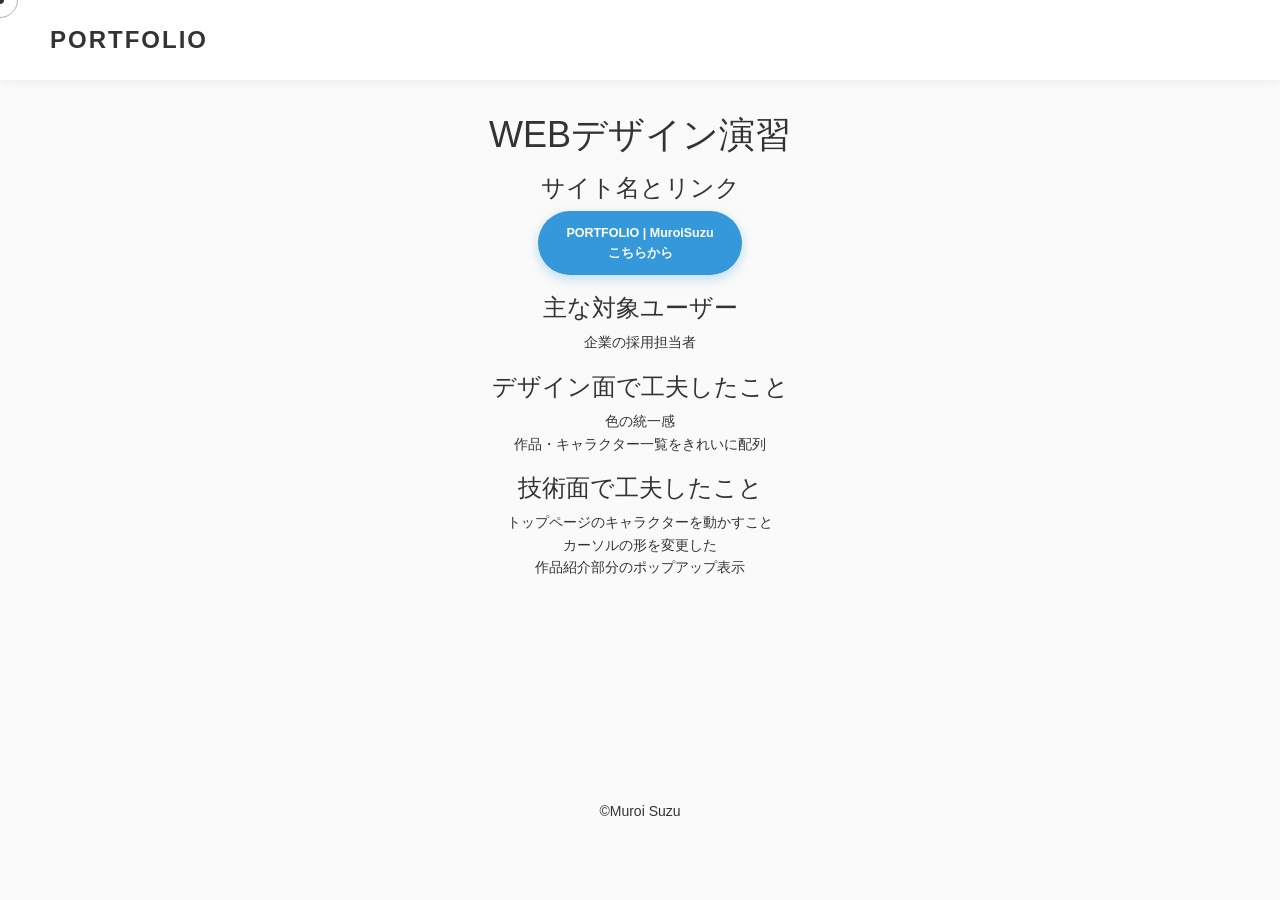
<file: index.html>
<!DOCTYPE html>
<html lang="ja">
<head>
<meta charset="UTF-8">
<meta name="viewport" content="width=device-width, initial-scale=1.0">
<title>PORTFOLIO | Muroi Suzu</title>
<link href="css/style.css" rel="stylesheet" type="text/css">
<link href="css/bootstrap-3.4.1.css" rel="stylesheet" type="text/css">
<link rel="icon" type="image/png" href="./img/kao.png">
</head>
<body>

<!-- 共通ヘッダー -->
<header> 
  <a href="suzzy.html" class="logo">PORTFOLIO</a>
  
</header>

<main>
    <h1 >WEBデザイン演習</h1>
    <h3>サイト名とリンク</h3>
    <a href="suzzy.html" class="link">PORTFOLIO | MuroiSuzu<br>こちらから</a>
    <h3>主な対象ユーザー</h3>
    <p>企業の採用担当者</p>
    <h3>デザイン面で工夫したこと</h3>
    <ul>
        <li>色の統一感</li>
        <li>作品・キャラクター一覧をきれいに配列</li>
       </ul>
    <h3>技術面で工夫したこと</h3>
    <ul>
    <li>トップページのキャラクターを動かすこと</li>
    <li>カーソルの形を変更した</li>
    <li>作品紹介部分のポップアップ表示</li>
    </ul>    
</main>
  <style>
    @charset "utf-8";

/* =========================================
       基本設定・リセット
    ========================================= */
* {
  box-sizing: border-box;
  margin: 0;
  padding: 0;
}
body {
  font-family: 'Helvetica Neue', Arial, 'Hiragino Kaku Gothic ProN', 'Hiragino Sans', Meiryo, sans-serif;
  color: #333;
  background-color: #fafafa;
  line-height: 1.6;
  /* 固定ヘッダーの高さ分、上部に余白を設ける */
  padding-top: 80px;
}
a {
  text-decoration: none;
  color: inherit;
  cursor: pointer;
}
ul {
  list-style: none;
}
main{
      text-align: center;
    }
    /* =========================================
       固定ナビゲーション (ヘッダー)
    ========================================= */
header {
  position: fixed;
  top: 0;
  left: 0;
  width: 100%;
  height: 80px;
  background-color: #fff;
  display: flex;
  justify-content: space-between;
  align-items: center;
  padding: 0 50px;
  box-shadow: 0 2px 10px rgba(0, 0, 0, 0.05);
  z-index: 1000;
}
.logo {
  font-size: 24px;
  font-weight: bold;
  letter-spacing: 2px;
  color: #333;
}
nav > ul {
  display: flex;
  gap: 40px;
  height: 100%;
  align-items: center;
}
nav > ul > li {
  position: relative;
  height: 100%;
  display: flex;
  align-items: center;
}
nav a.nav-main {
  font-weight: bold;
  font-size: 16px;
  text-transform: uppercase;
  transition: color 0.3s;
}
nav a.nav-main:hover, nav a.nav-main.active {
  color: #ff9f43; /* ポップなアクセントカラー */
}
/* ドロップダウンメニュー */
.dropdown-menu {
  display: none;
  position: absolute;
  top: 80px; /* ヘッダーの高さ */
  left: 50%;
  transform: translateX(-50%);
  background-color: #fff;
  box-shadow: 0 4px 12px rgba(0, 0, 0, 0.1);
  border-radius: 8px;
  padding: 10px 0;
  min-width: 150px;
  text-align: center;
}
/* Workにホバーした時にドロップダウンを表示 */
.dropdown:hover .dropdown-menu {
  display: block;
  animation: fadeInDown 0.3s ease;
}
.dropdown-menu li {
  padding: 10px 20px;
}
.dropdown-menu a {
  font-size: 14px;
  font-weight: bold;
  color: #555;
  display: block;
  transition: color 0.3s;
}
.dropdown-menu a:hover {
  color: #ff9f43;
}
    
    .link {
  display: inline-flex;
  align-items: center;
  gap: 8px;
  padding: 12px 28px;
  background-color: #3498db;
  color: #ffffff;
  font-weight: bold;
  font-size: 1.25rem;
  text-decoration: none;
  border-radius: 45px;
  box-shadow: 0 4px 12px rgba(52, 152, 219, 0.3);
  transition: all 0.3s ease;
}

.link:hover {
  background-color: #2980b9;
  transform: translateY(-2px);
  box-shadow: 0 6px 16px rgba(52, 152, 219, 0.4);
}

@keyframes fadeInDown {
  from {
    opacity: 0;
    transform: translate(-50%, -10px);
  }
  to {
    opacity: 1;
    transform: translate(-50%, 0);
  }
}
  </style>

<footer>
  <div class="footer">&copy;Muroi Suzu</div>
</footer>

<script src="js/jquery-3.7.1.min.js"></script> 
<script src="js/bootstrap-3.4.1.js"></script> 
<script src="./js/script.js"></script>
</body>
</html>
</file>
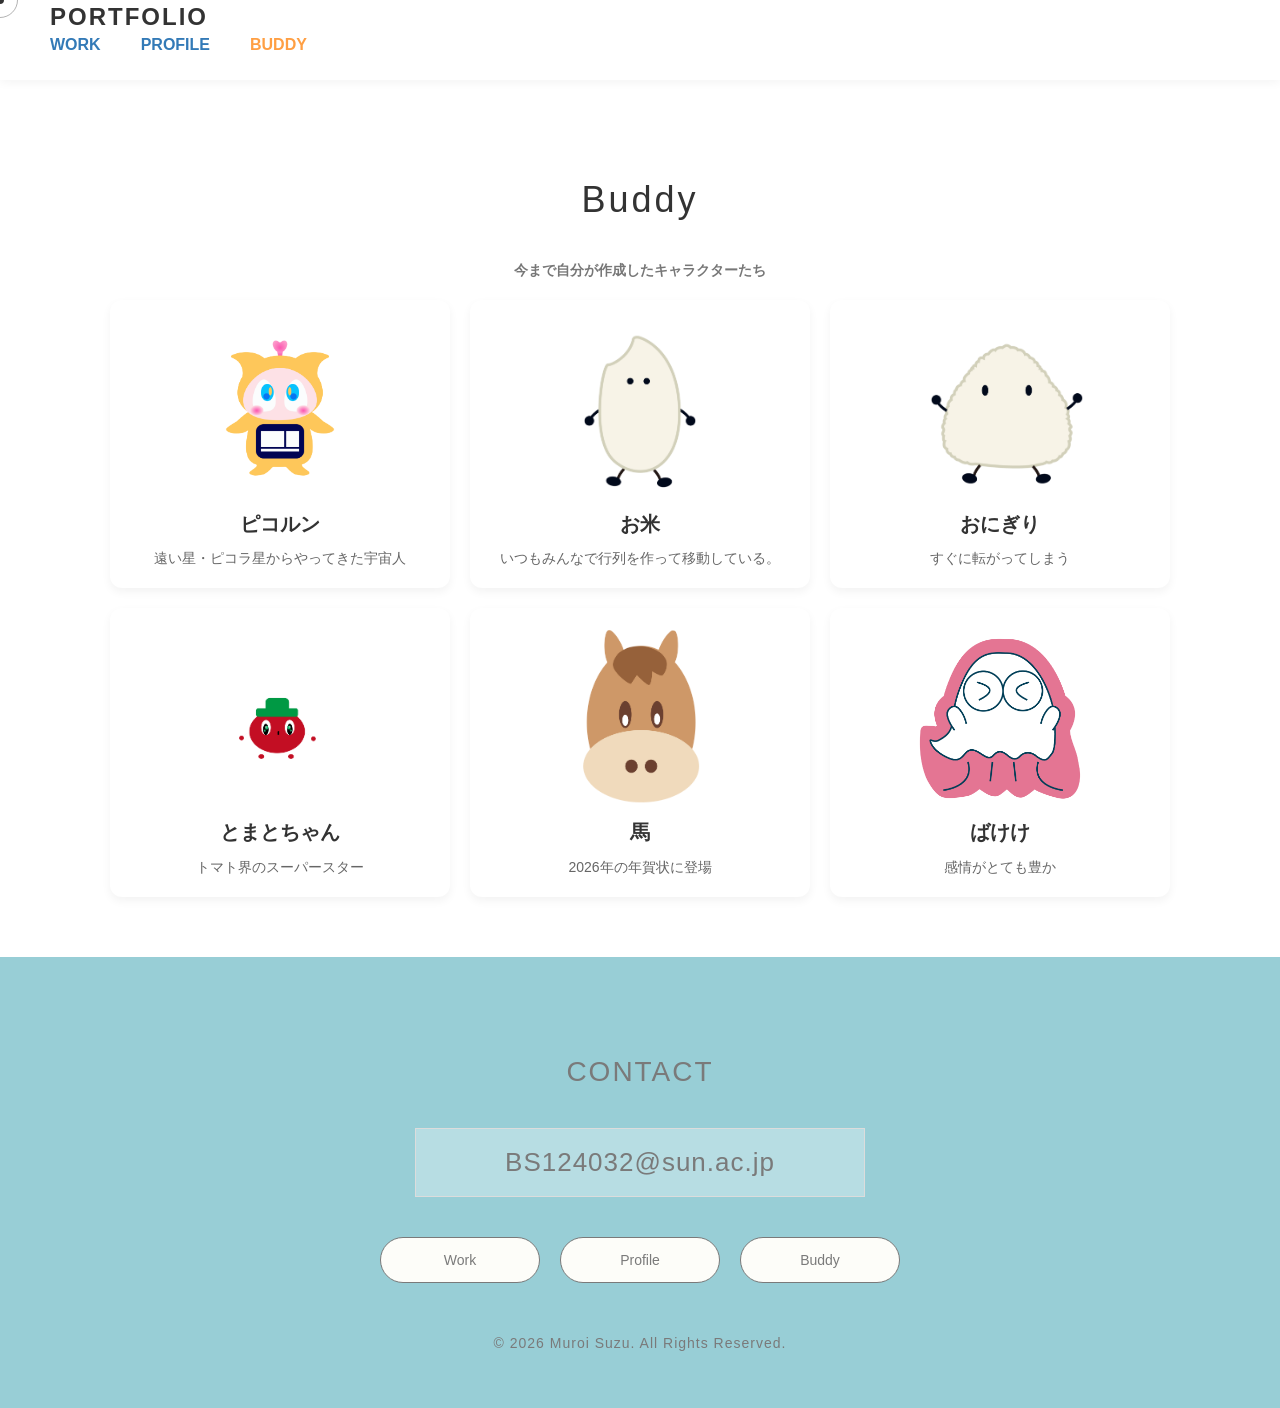
<file: buddy.html>
<!DOCTYPE html>
<html lang="ja">
<head>
<meta charset="UTF-8">
<meta name="viewport" content="width=device-width, initial-scale=1.0">
<title>Buddy | My Portfolio</title>
<link href="css/style.css" rel="stylesheet" type="text/css">
<link href="css/bootstrap-3.4.1.css" rel="stylesheet" type="text/css">
    <link rel="icon" type="image/png" href="./img/kao.png">
</head>
<body>

<!-- 共通ヘッダー -->
<header>
    <a href="suzzy.html" class="logo">PORTFOLIO</a>
  <nav>
    <ul>
      <li class="dropdown"> <a href="work.html" class="nav-main">Work</a>
        <ul class="dropdown-menu">
          <li><a href="work.html?cat=school">School</a></li>
          <li><a href="work.html?cat=home">Home</a></li>
          <li><a href="work.html?cat=activity">Activity</a></li>
        </ul>
      </li>
      <li><a href="profile.html" class="nav-main">Profile</a></li>
      <li><a href="buddy.html" class="nav-main active">Buddy</a></li>
    </ul>
  </nav>
</header>

  <main style="padding-top: 80px;">
    <h1 class="section-title">Buddy</h1>
      <div id="filter-display" class="filter-info">今まで自分が作成したキャラクターたち</div>
    <div class="buddy-grid">
        
<!--piko-->
<div class="buddy-card" 
     data-title="ピコルン"
     data-site-url="https://store.line.me/stickershop/product/33862910/ja"
     data-images="./img/piko.png,./img/space.png,./img/good.png,./img/thank.png"
     data-desc="<h3 class='article-info-title'>LINEスタンプ</h3><p> 遠い星「ピコラ星」からやってきた小さな宇宙人。<br>
              お腹についているのは、宇宙服に内蔵された「マルチコントロールパネル」。翻訳・通信・エネルギー管理などができる高性能装置だけど、ピコルン自身はまだ使いこなせていない。<br>
              好奇心旺盛で、人間の文化や言葉を学ぶのが大好き。ときどき操作を間違えて、へんてこなリアクションをしてしまうことも。
              <br>口はないけど、表情と動きで気持ちを全力表現するタイプ。</p>">
  <img src="./img/piko.png" alt="piko" class="buddy-img">
  <div class="buddy-name">ピコルン</div>
  <div class="buddy-desc">遠い星・ピコラ星からやってきた宇宙人</div>
</div>
        
<!--おこめ-->
<div class="buddy-card" 
     data-title="お米"
     data-site-url="https://youtu.be/fbB2wa0hrbE"
     data-images="./img/okome-17.png,./img/okome1.jpg,./img/okome2.jpg"
     data-desc="<h3 class='article-info-title'>アニメで誕生</h3><p>お米たちのお散歩<br>おこめはたくさんの家族がいて行列を作って移動していく。<Br>
                アニメ内でお米たちが合体しておにぎりになってしまう。</p>">
  <img src="./img/okome-17.png" alt="kome" class="buddy-img">
  <div class="buddy-name">お米</div>
  <div class="buddy-desc">いつもみんなで行列を作って移動している。</div>
</div>
        
<!--おにぎり-->
<div class="buddy-card" 
     data-title="おにぎり"
     data-site-url="https://youtu.be/fbB2wa0hrbE"
     data-images="./img/okome-18.png,./img/onigiri1.jpg,./img/onigiri2.jpg"
     data-desc="<h3 class='article-info-title'>アニメで誕生</h3><p>お米がくっつくことによって誕生<Br>
                すぐに転がってしまう</p>">
  <img src="./img/okome-18.png" alt="kome" class="buddy-img">
  <div class="buddy-name">おにぎり</div>
  <div class="buddy-desc">すぐに転がってしまう</div>
</div>

        
<!--とまと-->
<div class="buddy-card" 
     data-title="とまとちゃん"
     data-images="./img/tomato.png"
     data-desc="<h3 class='article-info-title'>アニメで誕生</h3><p>トマト界のスーパースター<br>
                なぜ誕生したのかは謎である</p>">
  <img src="./img/tomato.png" alt="tomato" class="buddy-img">
  <div class="buddy-name">とまとちゃん</div>
  <div class="buddy-desc">トマト界のスーパースター</div>
</div>
        
<!--うま-->
<div class="buddy-card" 
     data-title="馬"
     data-images="./img/uma.png,./img/uma.jpg"
     data-desc="<h3 class='article-info-title'>年賀状</h3><p>単純なデザインによって誰もが親しみやすいキャラクター</p>">
  <img src="./img/uma.png" alt="uma" class="buddy-img">
  <div class="buddy-name">馬</div>
  <div class="buddy-desc">2026年の年賀状に登場</div>
</div>

        
<!--ばけけ-->
<div class="buddy-card" 
     data-title="ばけけ"
     data-images="./img/obake1.png,./img/obake2.png,./img/obake3.png,./img/obake4.png"
     data-desc="<h3 class='article-info-title'>LINEスタンプ（現在販売停止中）</h3><p>感情がとても豊か<Br>
                似ている子がたくさんいる。色で見分けることができる。</p>">
  <img src="./img/obake2.png" alt="kome" class="buddy-img">
  <div class="buddy-name">ばけけ</div>
  <div class="buddy-desc">感情がとても豊か</div>
</div>


<!-- =========================================
     詳細ポップアップ（モーダル）本体
========================================= -->
<div id="detail-modal" class="modal-overlay">
  <div class="modal-content">
    
    <!-- 閉じる（×）ボタン -->
    <button class="modal-close-btn" id="modal-close">&times;</button>
    
    <!-- カテゴリバッジ（左寄せ） -->
    <div class="detail-header-bar">
      <span id="modal-cat-badge" class="category-badge"></span>
    </div>

    <!-- スライドショー -->
    <div class="slideshow-container">
      <div class="slideshow-track" id="modal-slideshow-track">
        <!-- JSで動的に画像が入ります -->
      </div>
      <button class="slide-btn prev" id="modal-prev">&#10094;</button>
      <button class="slide-btn next" id="modal-next">&#10095;</button>
      <div class="slide-dots" id="modal-slide-dots"></div>
    </div>

    <!-- 詳細本文 -->
    <div class="detail-body">
      <h2 id="modal-title" class="detail-title"></h2>

      <!-- サイトリンクボタン -->
      <div id="modal-site-wrapper" class="site-link-wrapper">
        <a id="modal-site-btn" href="#" target="_blank" rel="noopener" class="site-visit-btn">
          Webサイトを見る <span class="btn-arrow">→</span>
        </a>
      </div>

      <!-- 詳細説明テキスト -->
      <div id="modal-desc" class="article-body"></div>
    </div>

  </div>
</div>
    </main>       
  
<footer class="custom-footer">
  <div class="footer-container">
    <h2 class="contact-title">CONTACT</h2>
    
    <!-- メールアドレス部分 -->
    <div class="email-box">
      <a href="mailto:BS124032@sun.ac.jp">BS124032@sun.ac.jp</a>
    </div>
    
    <!-- リンクボタン部分 -->
    <div class="footer-buttons">
      <a href="work.html" class="f-btn">Work</a>
      <a href="profile.html" class="f-btn">Profile</a>
      <a href="buddy.html" class="f-btn">Buddy</a>
    </div>
    
    <!-- コピーライトと装飾の丸 -->
    <p class="copyright">&copy; 2026 Muroi Suzu. All Rights Reserved.</p>
  </div>
</footer>
<!-- ▲ ここまで ▲ -->
      
<script src="js/jquery-3.7.1.min.js"></script>
<script src="js/bootstrap-3.4.1.js"></script>
<script src="js/script.js"></script>
</body>
</html>
</file>
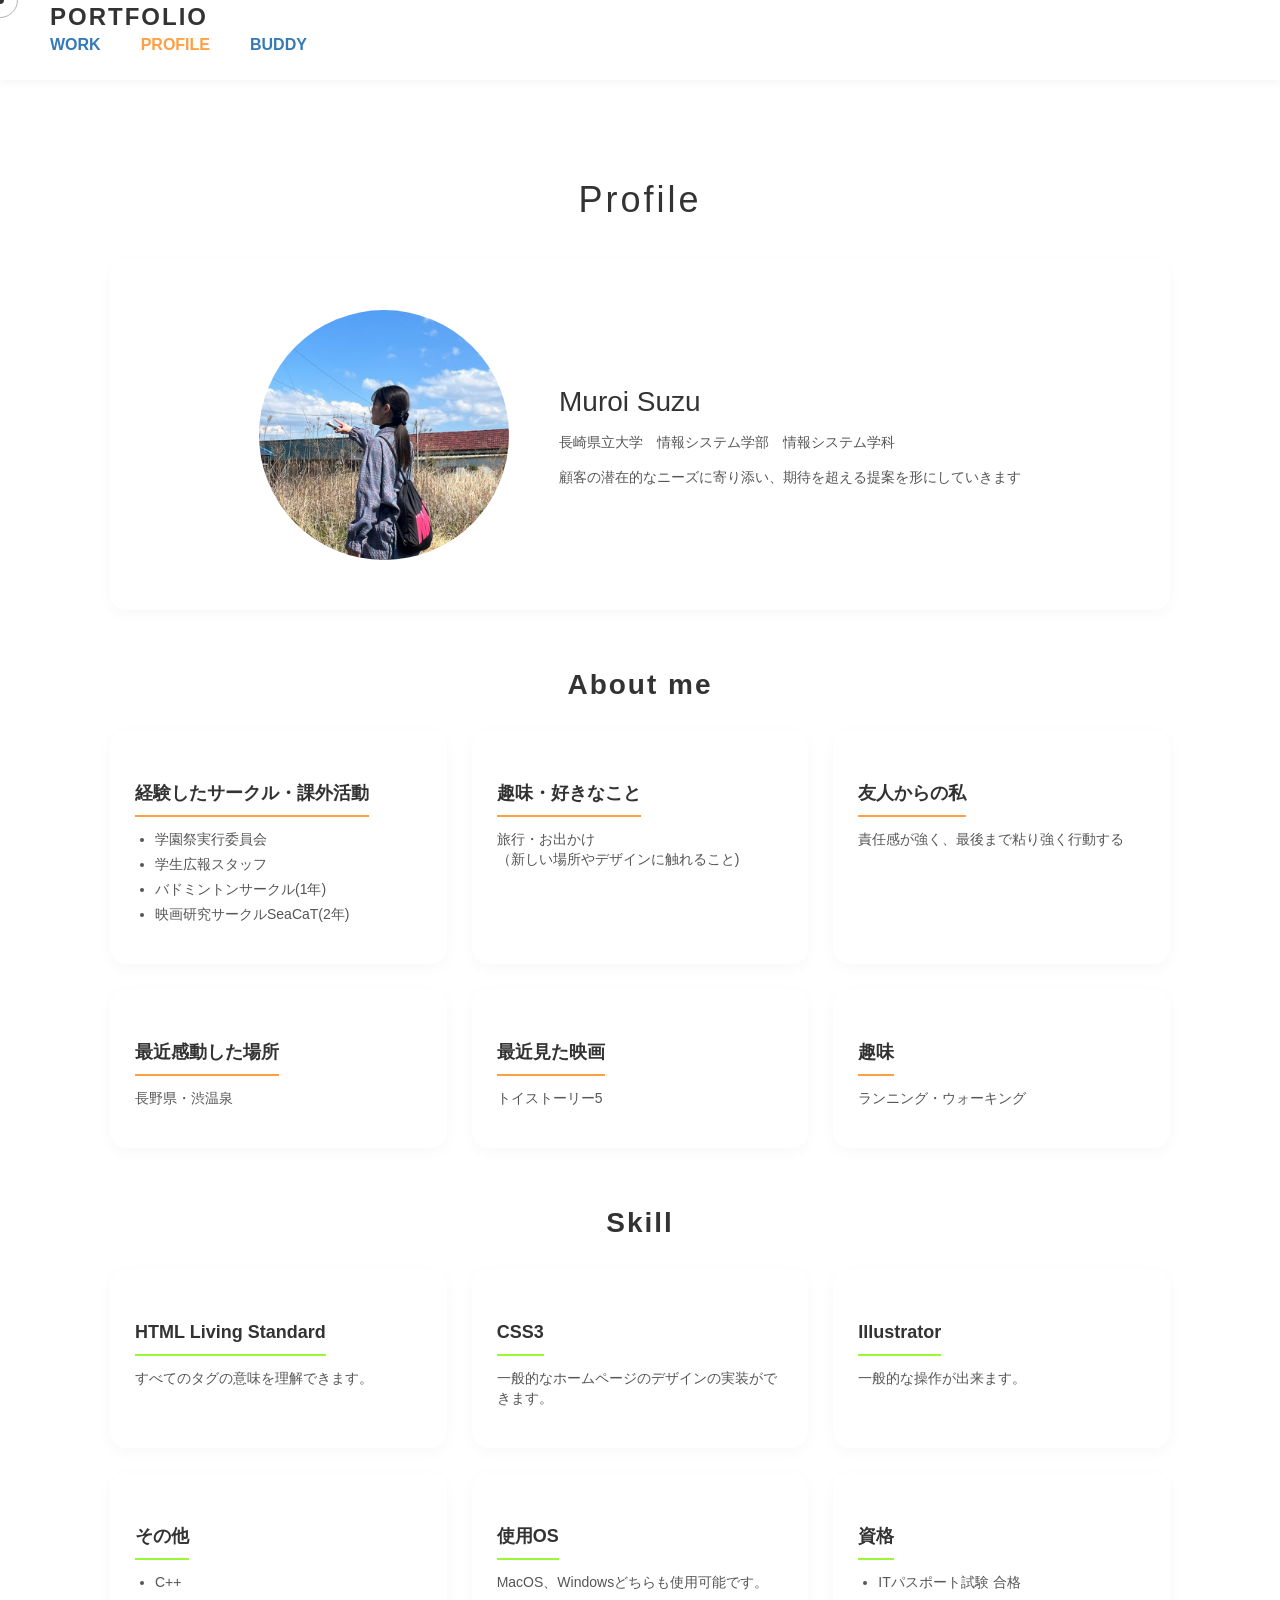
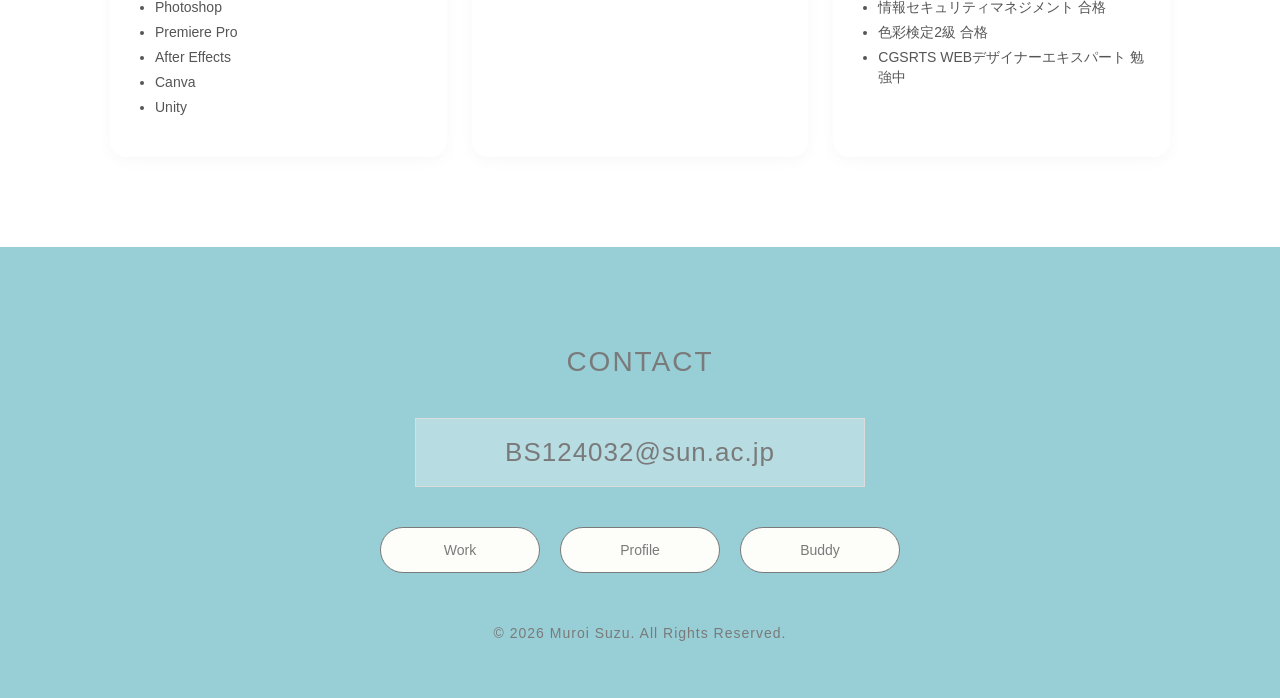
<file: profile.html>
<!DOCTYPE html>
<html lang="ja">
<head>
<meta charset="UTF-8">
<meta name="viewport" content="width=device-width, initial-scale=1.0">
<title>Profile | My Portfolio</title>
<link href="css/style.css" rel="stylesheet" type="text/css">
<link href="css/bootstrap-3.4.1.css" rel="stylesheet" type="text/css">
    <link rel="icon" type="image/png" href="./img/kao.png">
</head>
<body>

<!-- 共通ヘッダー -->
<header>
    <a href="suzzy.html" class="logo">PORTFOLIO</a>
  <nav>
    <ul>
      <li class="dropdown"> <a href="work.html" class="nav-main">Work</a>
        <ul class="dropdown-menu">
          <li><a href="work.html?cat=school">School</a></li>
          <li><a href="work.html?cat=home">Home</a></li>
          <li><a href="work.html?cat=activity">Activity</a></li>
        </ul>
      </li>
      <li><a href="profile.html" class="nav-main active">Profile</a></li>
      <li><a href="buddy.html" class="nav-main">Buddy</a></li>
    </ul>
  </nav>
</header>
    
<main style="padding-top: 80px;">
  <h1 class="section-title">Profile</h1>
  
  <div class="profile-container">
  <!-- 1. 写真（上が写真） -->
   <img src="./img/muroisuzu.jpg" alt="プロフィール写真" class="profile-img">
  <!-- 2. 文章（下が文章） -->
  <div class="profile-text">
    <h2>Muroi Suzu</h2>
     <p>長崎県立大学　情報システム学部　情報システム学科</p>
      <p>顧客の潜在的なニーズに寄り添い、期待を超える提案を形にしていきます</p>
  </div>
</div>
   <!--- <div class="profile-container">
      <img src="./img/muroisuzu.jpg" alt="プロフィール写真" class="profile-img">
      
      <div class="profile-text">
          <h2>Muroi Suzu</h2>
      <p>長崎県立大学　情報システム学部　情報システム学科</p>
      <p>顧客の潜在的なニーズに寄り添い、期待を超える提案を形にしていきます</p>
    </div>
  </div>-->
  <!-- ★重要: ここで profile-container をしっかり閉じます --> 
    
  <!-- ② 自己紹介エリア（Skill・資格と同じカード形式へ変更） -->
  <section class="skill" id="skill">
    <div class="inner">
      <h2 class="title">About me</h2>
      <div class="skill-list"> 

        <!-- 1. 強み・ポリシー -->
        <div class="skill-item">
          <div class="skill-body">
            <h3 class="skill-name1">経験したサークル・課外活動</h3>
　　　　　　　　<ul>
              <li class="skill-text">学園祭実行委員会</li>
              <li class="skill-text">学生広報スタッフ</li>
            <li class="skill-text">バドミントンサークル(1年)</li>
              <li class="skill-text">映画研究サークルSeaCaT(2年)</li>
            
            </ul>    
          </div>
        </div>

        <!-- 2. 趣味・関心（箇条書き形式） -->
        <div class="skill-item">
          <div class="skill-body">
            <h3 class="skill-name1">趣味・好きなこと</h3>
              <p class="skill-text">
              旅行・お出かけ<br>
            （新しい場所やデザインに触れること)
            </p>
          </div>
        </div>

        <!-- 3. 現在の取り組み -->
        <div class="skill-item">
          <div class="skill-body">
            <h3 class="skill-name1">友人からの私</h3>
            <p class="skill-text">
             責任感が強く、最後まで粘り強く行動する
            </p>
          </div>
        </div>
          
                  <!-- 2. 趣味・関心（箇条書き形式） -->
        <div class="skill-item">
          <div class="skill-body">
            <h3 class="skill-name1">最近感動した場所</h3>
              <p class="skill-text">
              長野県・渋温泉
            </p>
          </div>
        </div>
          
                  <!-- 2. 趣味・関心（箇条書き形式） -->
        <div class="skill-item">
          <div class="skill-body">
            <h3 class="skill-name1">最近見た映画</h3>
              <p class="skill-text">
              トイストーリー5
            </p>
          </div>
        </div>
          
                  <!-- 2. 趣味・関心（箇条書き形式） -->
        <div class="skill-item">
          <div class="skill-body">
            <h3 class="skill-name1">趣味</h3>
              <p class="skill-text">
              ランニング・ウォーキング
            </p>
          </div>
        </div>

      </div>
    </div>
  </section>
  
  <!-- ▼▼▼ ここからSkillコードを追加 ▼▼▼ --> 
  <!-- ★重要: class="section" を消して、class="skill" だけにしました -->
  <section class="skill" id="skill">
    <div class="inner">
      <h2 class="title">Skill</h2>
      <div class="skill-list"> 
        
        <!-- 1 -->
        <div class="skill-item">
          <div class="skill-body">
            <h3 class="skill-name">HTML Living Standard</h3>
            <p class="skill-text">すべてのタグの意味を理解できます。</p>
          </div>
        </div>
        
        <!-- 2 -->
        <div class="skill-item">
          <div class="skill-body">
            <h3 class="skill-name">CSS3</h3>
            <p class="skill-text">一般的なホームページのデザインの実装ができます。</p>
          </div>
        </div>
        
        <!-- 3 -->
        <div class="skill-item">
          <div class="skill-body">
            <h3 class="skill-name">Illustrator</h3>
            <p class="skill-text">一般的な操作が出来ます。</p>
          </div>
        </div>
        <div class="skill-item">
          <div class="skill-body">
            <h3 class="skill-name">その他</h3>
            <ul>
              <li class="skill-text">C++</li>
              <li class="skill-text">Photoshop</li>
              <li class="skill-text">Premiere Pro</li>
              <li class="skill-text">After Effects</li>
              <li class="skill-text">Canva</li>
                <li class="skill-text">Unity</li>
            </ul>
          </div>
        </div>
        
        <!-- OS -->
        <div class="skill-item">
          <div class="skill-body">
            <h3 class="skill-name">使用OS</h3>
            <p class="skill-text">MacOS、Windowsどちらも使用可能です。</p>
          </div>
        </div>
        
        <!-- 資格 -->
        <div class="skill-item">
          <div class="skill-body">
            <h3 class="skill-name">資格</h3>
            <ul>
              <li class="skill-text">ITパスポート試験 合格</li>
              <li class="skill-text">情報セキュリティマネジメント 合格</li>
              <li class="skill-text">色彩検定2級 合格</li>
              <li class="skill-text">CGSRTS WEBデザイナーエキスパート 勉強中</li>
            </ul>
          </div>
        </div>
      </div>
    </div>
  </section>
  <!-- ▲▲▲ ここまで ▲▲▲ --> 
</main>
    
    <footer class="custom-footer">
  <div class="footer-container">
    <h2 class="contact-title">CONTACT</h2>
    
    <!-- メールアドレス部分 -->
    <div class="email-box">
      <a href="mailto:BS124032@sun.ac.jp">BS124032@sun.ac.jp</a>
    </div>
    
    <!-- リンクボタン部分 -->
    <div class="footer-buttons">
      <a href="work.html" class="f-btn">Work</a>
      <a href="profile.html" class="f-btn">Profile</a>
      <a href="buddy.html" class="f-btn">Buddy</a>
    </div>
    
    <!-- コピーライトと装飾の丸 -->
    <p class="copyright">&copy; 2026 Muroi Suzu. All Rights Reserved.</p>
  </div>
</footer>
<!-- ▲ ここまで ▲ -->
    
<script src="js/jquery-3.7.1.min.js"></script>
<script src="js/bootstrap-3.4.1.js"></script>
<script src="js/script.js"></script>
</body>
</body>
</html>
</file>
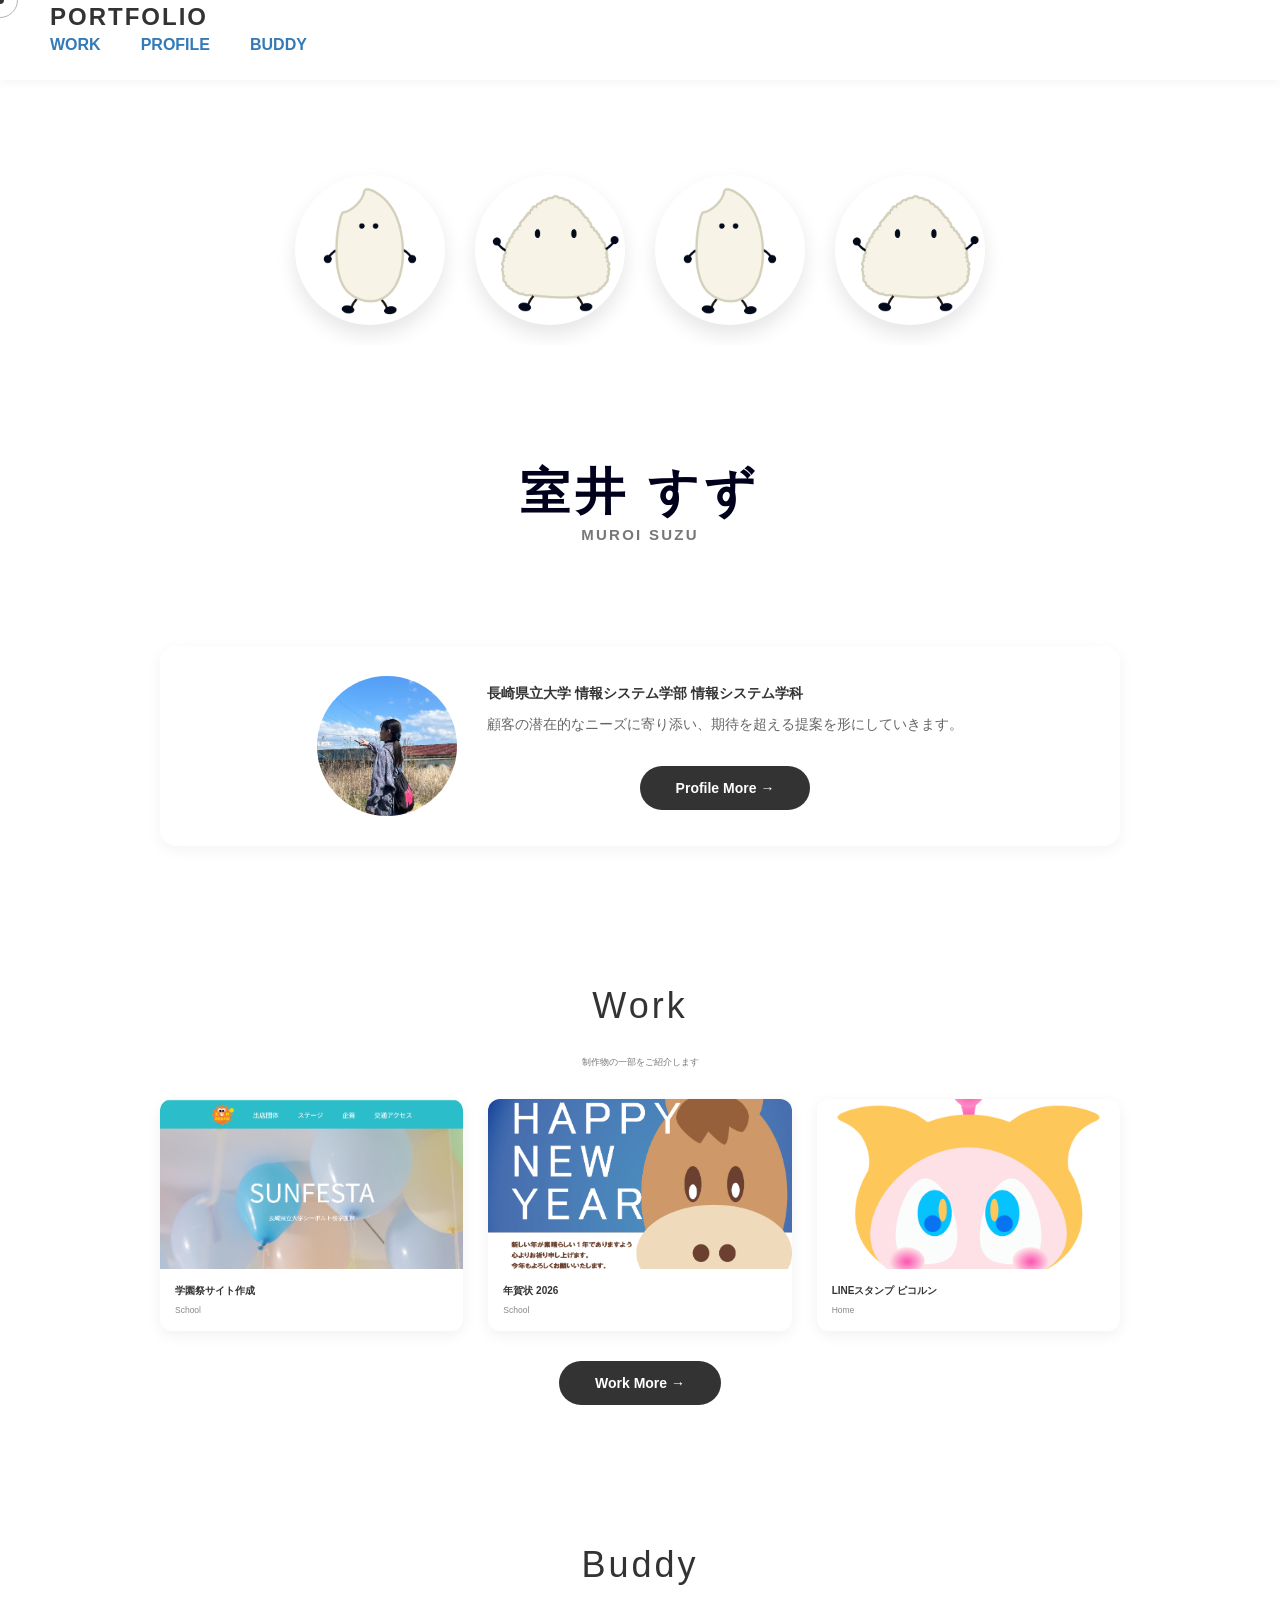
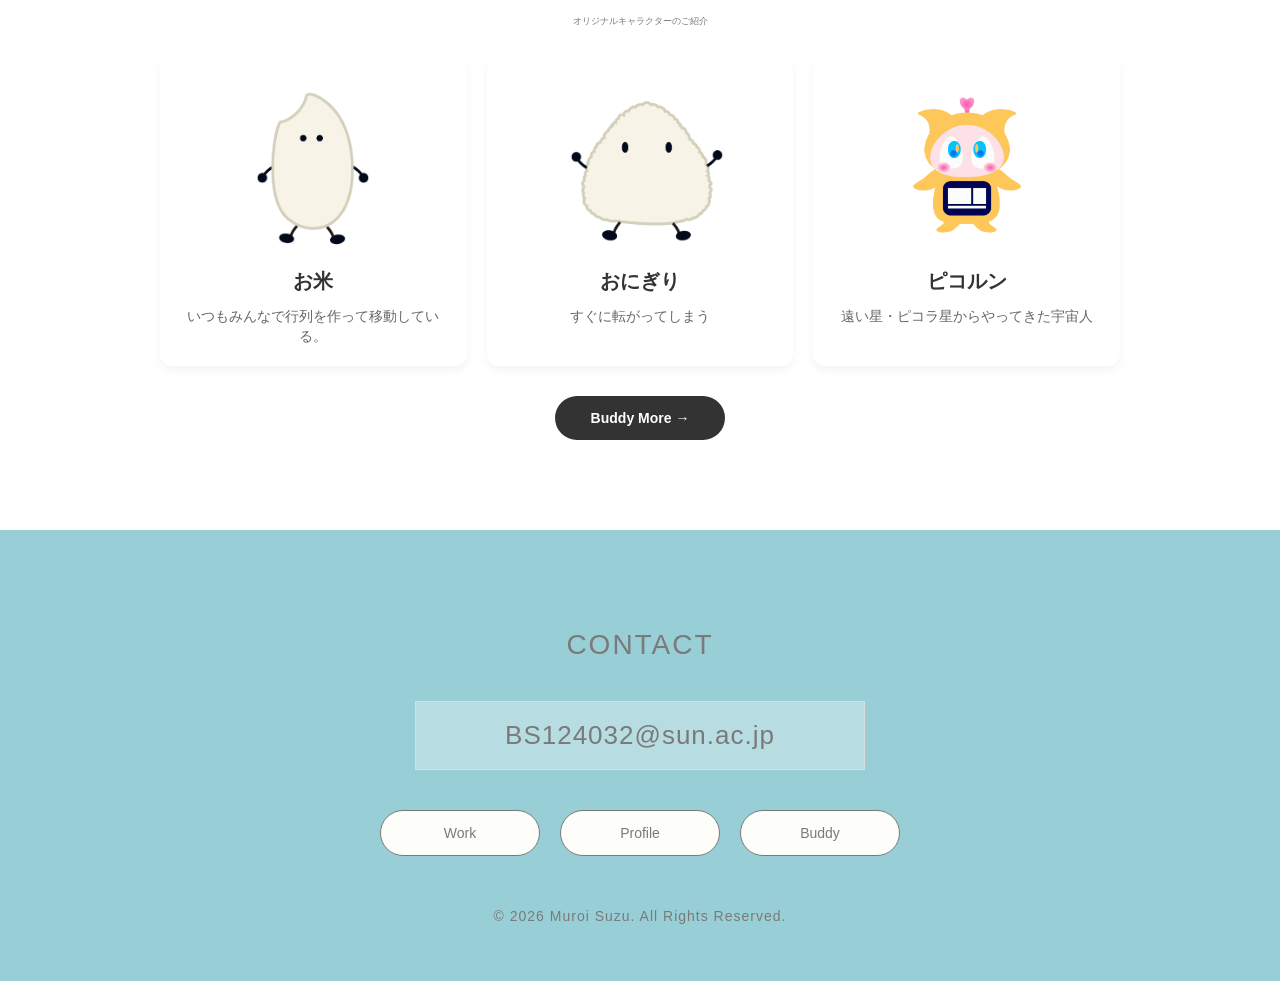
<file: suzzy.html>
<!DOCTYPE html>
<html lang="ja">
<head>
<meta charset="UTF-8">
<meta name="viewport" content="width=device-width, initial-scale=1.0">
<title>PORTFOLIO | Muroi Suzu</title>
<link href="css/style.css" rel="stylesheet" type="text/css">
<link href="css/bootstrap-3.4.1.css" rel="stylesheet" type="text/css">
<link rel="icon" type="image/png" href="./img/kao.png">
</head>
<body>

<!-- 共通ヘッダー -->
<header> 
  <a href="suzzy.html" class="logo">PORTFOLIO</a>
  <nav>
    <ul>
      <li class="dropdown"> 
        <a href="work.html" class="nav-main">Work</a>
        <ul class="dropdown-menu">
          <li><a href="work.html?cat=school">School</a></li>
          <li><a href="work.html?cat=home">Home</a></li>
          <li><a href="work.html?cat=activity">Activity</a></li>
        </ul>
      </li>
      <li><a href="profile.html" class="nav-main">Profile</a></li>
      <li><a href="buddy.html" class="nav-main">Buddy</a></li>
    </ul>
  </nav>
</header>

<main>

  <!-- 1. キャラクターエリア (ヒーロー) -->
  <section class="hero-characters"> 
    <img src="./img/okome-17.png" alt="char1" class="character">
    <img src="./img/okome-18.png" alt="char2" class="character">
    <img src="./img/okome-17.png" alt="char3" class="character">
    <img src="./img/okome-18.png" alt="char4" class="character">
  </section>

  <!-- 2. 簡単な自己紹介エリア -->
  <section class="top-profile-section">
    <div class="profile-name-area">
      <h1 class="profile-name">室井 すず</h1>
      <p class="profile-name-kana">MUROI SUZU</p>
    </div>

    <div class="top-profile-card">
      <img src="./img/muroisuzu.jpg" alt="室井すず" class="top-profile-img">
      <div class="top-profile-text">
        <p class="university">長崎県立大学 情報システム学部 情報システム学科</p>
        <p class="bio">顧客の潜在的なニーズに寄り添い、期待を超える提案を形にしていきます。</p>
        <div class="btn-container">
          <a href="profile.html" class="more-btn">Profile More →</a>
        </div>
      </div>
    </div>
  </section>

  <!-- 3. Works エリア (代表3作品・ポップアップ対応) -->
  <section class="top-section">
    <h2 class="section-title">Work</h2>
    <p class="section-subtitle">制作物の一部をご紹介します</p>

    <div class="work-grid">
      <!-- 1. 学園祭サイト作成 -->
      <div class="work-card item-school item-assignment" 
       data-title="学園祭サイト作成"
       data-category="課題作成"
       data-cat-type="assignment"
        data-site-url=""
       data-images="./img/sunfesta_main.png,./img/sunfesta_main2.png,./img/sunfesta_main3.png"
       data-desc="<h3 class='article-body-info'>課題詳細</h3><p>以下のテーマから1つ選んでwebサイトを制作する。私は②を選びました。<br>①授業で使用したテキストで作成したwebサイトをアレンジ<br>②大学に関すること(学部学科、授業、サークルなど)<br>③地域に関すること(有名スポット、地元、観光・特産品など)<br>④自由(著作権を侵害しない内容)<br><br>授業内でピアレビュー(相互評価)をした結果、ユーザビリティ部門最優秀賞・総合部門最優秀賞を獲得しています。<br><br>ユーザビリティ部門：使いやすい・分かりやすいと感じたサイト<br>総合部門：web技術、デザイン、使いやすさのバランスが良いと思ったサイト</p><h3 class='article-info-title'><strong>制作時間</strong></h3><p>日程：2025/1/5～2025/2/2<br>リサーチ：5時間<br>画像作成：2時間<br>ワイヤーフレーム：3時間<br>コーディング：60時間</p><h3 class='article-info-title'><strong>使用ツール</strong></h3><p>HTML / CSS / Illustrator</p><h3 class='article-info-title'><strong>担当</strong></h3><p>企画立案 / ライティング / デザイン / コーディング</p><h3 class='article-info-title'><strong>サイトコンセプト</strong></h3><p>楽しい学園祭の様子を多くの人に伝える</p><h3 class='article-info-title'><strong>サイトの目的</strong></h3><ol class='conversion'><li>イベントの周知</li><li>開催当日の案内</li></ol><h3 class='article-info-title'><strong>デザインについて</strong></h3><p class='site01_design'>【カラー】長崎県立大学のロゴマークで使用されているオレンジとブルーをテーマカラーに使用しました。</p><p class='site01_design'>【ボタン】来場者の方がほしい情報が持っているページにはボタンを大きくし、ページの上部に配置するなど利用者目線になることに心がけました。</p><p class='site01_design'>【アイコン】イラストと文字を一緒に配置することによって分かりやすくしました。</p><h3 class='article-info-title'><strong>コーディングについて</strong></h3><p class='site01_design'>アイコンやナビを均等に配置することなど適切に部分にボタンを配置できるようにしました。</p>">
    <img src="./img/sunfesta_main.png" alt="学園祭サイト作成" class="work-img">
    <div class="work-info">
      <div class="work-title">学園祭サイト作成</div>
      <div class="work-cat">School</div>
    </div>
  </div>

      <!-- 2. 年賀状 2026 -->
       <div class="work-card item-school item-assignment" 
       data-title="年賀状 2026"
       data-category="課題作成"
       data-cat-type="assignment"
       data-site-url=""
       data-images="./img/uma.jpg,./img/uma.png"
       data-desc="<h3 class='article-body-info'>課題詳細</h3>
            <p>「デザイン題材2025」のテーマから選択した作品、または自由作品。<br>
              提出条件
              <ul>
                <li>最低3作品</li>
                <li>JPG形式に書き出したファイルを提出</li>
                <li>ファイル容量5GM以内でなるべく大きいサイズで書き出し</li>
                <li>写真・イラストは著作権フリー素材を使用</li>
              </ul>

              <ul>
                <li>作品数</li>
                <li>独自性（サンプルがある場合アレンジの幅）</li>
                <li>各ソフトの技術度（使用している機能・効果のレベル・幅広さ）</li>
              </ul>

            <h3 class='article-info-title'>制作時間</h3>
            <p>日程：2025/10/10～2025/12/2<br>リサーチ：1時間<br>
            制作時間：2時間</p>
            <h3 class='article-info-title'>使用ツール</h3>
            <p>Illustrator</p>
            <h3 class='article-info-title'>担当</h3>
            <p>デザイン</p>
            <h3 class='article-info-title'>コンセプト</h3>
            <p>シンプル×ダイナミックさ</p>
            <h3 class='article-info-title'>デザインの目的</h3>
            <ol class='conversion'>
              <li>新年の挨拶をわかりやすく伝える</li>
              <li>印象に残るビジュアルを作る</li>
            </ol><h3 class='article-info-title'>デザインについて</h3>
            <p class='site01_design'>
              レイアウトでは画面を左右ではっきり役割を分けました。右部分に馬のキャラクター、左部分には大きな文字を配置にすることによって受け手にインパクトを与えます。馬のキャラクターは丸みを帯びた単純な形状で構成することによって多くの人に安心感や柔らかい印象を与えるようにした。
             </p>">
    <img src="./img/uma.jpg" alt="年賀状" class="work-img">
    <div class="work-info">
      <div class="work-title">年賀状 2026</div>
      <div class="work-cat">School</div>
    </div>
  </div>

      <!-- 3. LINEスタンプ ピコルン -->
     <div class="work-card item-home item-personal" 
       data-title="LINEスタンプ ピコルン"
       data-category="自主制作"
       data-cat-type="personal"
       data-site-url="https://store.line.me/stickershop/product/33862910/ja"
       data-images="./img/kao.png,./img/space.png,./img/good.png,./img/thank.png"
       data-desc="<h3 class='article-info-title'>制作時間</h3>
            <p>日程：2026/4/6～2026/5/1<br>リサーチ：1時間<br>
            画像作成：3時間</p>
            <h3 class='article-info-title'>使用ツール</h3>
            <p>Illustrator / ChatGPT</p>
            <h3 class='article-info-title'>担当</h3>
            <p>企画立案 / デザイン / 販売</p>

            <h3 class='article-info-title'>コンセプト</h3>
            <p>
              遠い星「ピコラ星」からやってきた小さな宇宙人
            </p>


            <h3 class='article-info-title'>目的</h3>
            <ol class='conversion'>
              <li>Illustrator技術向上</li>
              <li>キャラクターデザイン</li>
            </ol>

            <h3 class='article-info-title'>キャラクター説明</h3>
            <p>
              遠い星「ピコラ星」からやってきた小さな宇宙人。<br>
              お腹についているのは、宇宙服に内蔵された「マルチコントロールパネル」。翻訳・通信・エネルギー管理などができる高性能装置だけど、ピコルン自身はまだ使いこなせていない。<br>
              好奇心旺盛で、人間の文化や言葉を学ぶのが大好き。ときどき操作を間違えて、へんてこなリアクションをしてしまうことも。
              <br>口はないけど、表情と動きで気持ちを全力表現するタイプ。
            </p><h3 class='article-info-title'>デザインについて</h3>
            <p class='site01_design'>
             本キャラクターは宇宙人をモチーフに、丸みのある形状と明るい配色によって親しみやすさを表現している。大きな瞳や頬のチークにより感情が伝わりやすく、口を描かないことで見る側の想像を促す工夫がされている。<br>
             また、頭のハート型アンテナは可愛らしさと感情表現を象徴し、お腹の機械パネルは宇宙服の要素としてキャラクターにストーリー性を与えている。<br>
             全体として、シンプルで視認性が高く、印象に残りやすいデザインとなっている。
            </p>
          </div>">
    <img src="./img/kao.png" alt="LINE" class="work-img">
    <div class="work-info">
      <div class="work-title">LINEスタンプ ピコルン</div>
      <div class="work-cat">Home</div>
    </div>
  </div>
      </div>
    <!-- Moreボタン -->
   <div class="btn-container">
      <a href="work.html" class="more-btn">Work More →</a>
    </div>
  </section>

  <!-- 4. キャラクター (Buddy) エリア -->
  <section class="top-section">
    <h2 class="section-title">Buddy</h2>
    <p class="section-subtitle">オリジナルキャラクターのご紹介</p>
       <div class="buddy-grid">

    <!--おこめ-->
<div class="buddy-card" 
     data-title="お米"
     data-site-url="https://youtu.be/fbB2wa0hrbE"
     data-images="./img/okome-17.png,./img/okome1.jpg,./img/okome2.jpg"
     data-desc="<h3 class='article-info-title'>アニメで誕生</h3><p>お米たちのお散歩<br>おこめはたくさんの家族がいて行列を作って移動していく。<Br>
                アニメ内でお米たちが合体しておにぎりになってしまう。</p>">
  <img src="./img/okome-17.png" alt="kome" class="buddy-img">
  <div class="buddy-name">お米</div>
  <div class="buddy-desc">いつもみんなで行列を作って移動している。</div>
</div>
      
      <!--おにぎり-->
<div class="buddy-card" 
     data-title="おにぎり"
     data-site-url="https://youtu.be/fbB2wa0hrbE"
     data-images="./img/okome-18.png,./img/onigiri1.jpg,./img/onigiri2.jpg"
     data-desc="<h3 class='article-info-title'>アニメで誕生</h3><p>お米がくっつくことによって誕生<Br>
                すぐに転がってしまう</p>">
  <img src="./img/okome-18.png" alt="kome" class="buddy-img">
  <div class="buddy-name">おにぎり</div>
  <div class="buddy-desc">すぐに転がってしまう</div>
</div>

        <!--piko-->
<div class="buddy-card" 
     data-title="ピコルン"
     data-site-url="https://store.line.me/stickershop/product/33862910/ja"
     data-images="./img/piko.png,./img/space.png,./img/good.png,./img/thank.png"
     data-desc="<h3 class='article-info-title'>LINEスタンプ</h3><p> 遠い星「ピコラ星」からやってきた小さな宇宙人。<br>
              お腹についているのは、宇宙服に内蔵された「マルチコントロールパネル」。翻訳・通信・エネルギー管理などができる高性能装置だけど、ピコルン自身はまだ使いこなせていない。<br>
              好奇心旺盛で、人間の文化や言葉を学ぶのが大好き。ときどき操作を間違えて、へんてこなリアクションをしてしまうことも。
              <br>口はないけど、表情と動きで気持ちを全力表現するタイプ。</p>">
  <img src="./img/piko.png" alt="piko" class="buddy-img">
  <div class="buddy-name">ピコルン</div>
  <div class="buddy-desc">遠い星・ピコラ星からやってきた宇宙人</div>
</div>
    </div>

    <div class="btn-container">
      <a href="buddy.html" class="more-btn">Buddy More →</a>
    </div>
  </section>

  <!-- ポップアップ（モーダル）本体 -->
  <div id="detail-modal" class="modal-overlay">
    <div class="modal-content">
      <button class="modal-close-btn" id="modal-close">&times;</button>
      
      <div class="detail-header-bar">
        <span id="modal-cat-badge" class="category-badge"></span>
      </div>

      <!-- スライドショー -->
      <div class="slideshow-container">
        <div class="slideshow-track" id="modal-slideshow-track"></div>
        <button class="slide-btn prev" id="modal-prev">&#10094;</button>
        <button class="slide-btn next" id="modal-next">&#10095;</button>
        <div class="slide-dots" id="modal-slide-dots"></div>
      </div>
        

      <!-- 詳細本文 -->
      <div class="detail-body">
        <h2 id="modal-title" class="detail-title"></h2>
        <div id="modal-site-wrapper" class="site-link-wrapper">
          <a id="modal-site-btn" href="#" target="_blank" rel="noopener" class="site-visit-btn">
            Webサイトを見る <span class="btn-arrow">→</span>
          </a>
        </div>
        <div id="modal-desc" class="article-body"></div>
      </div>
    </div>
  </div>

</main>


<footer class="custom-footer">
  <div class="footer-container">
    <h2 class="contact-title">CONTACT</h2>
    
    <!-- メールアドレス部分 -->
    <div class="email-box">
      <a href="mailto:BS124032@sun.ac.jp">BS124032@sun.ac.jp</a>
    </div>
    
    <!-- リンクボタン部分 -->
    <div class="footer-buttons">
      <a href="work.html" class="f-btn">Work</a>
      <a href="profile.html" class="f-btn">Profile</a>
      <a href="buddy.html" class="f-btn">Buddy</a>
    </div>
    
    <!-- コピーライトと装飾の丸 -->
    <p class="copyright">&copy; 2026 Muroi Suzu. All Rights Reserved.</p>
  </div>
</footer>
<!-- ▲ ここまで ▲ -->

<script src="js/jquery-3.7.1.min.js"></script> 
<script src="js/bootstrap-3.4.1.js"></script> 
<script src="./js/script.js"></script>
</body>
</html>
</file>
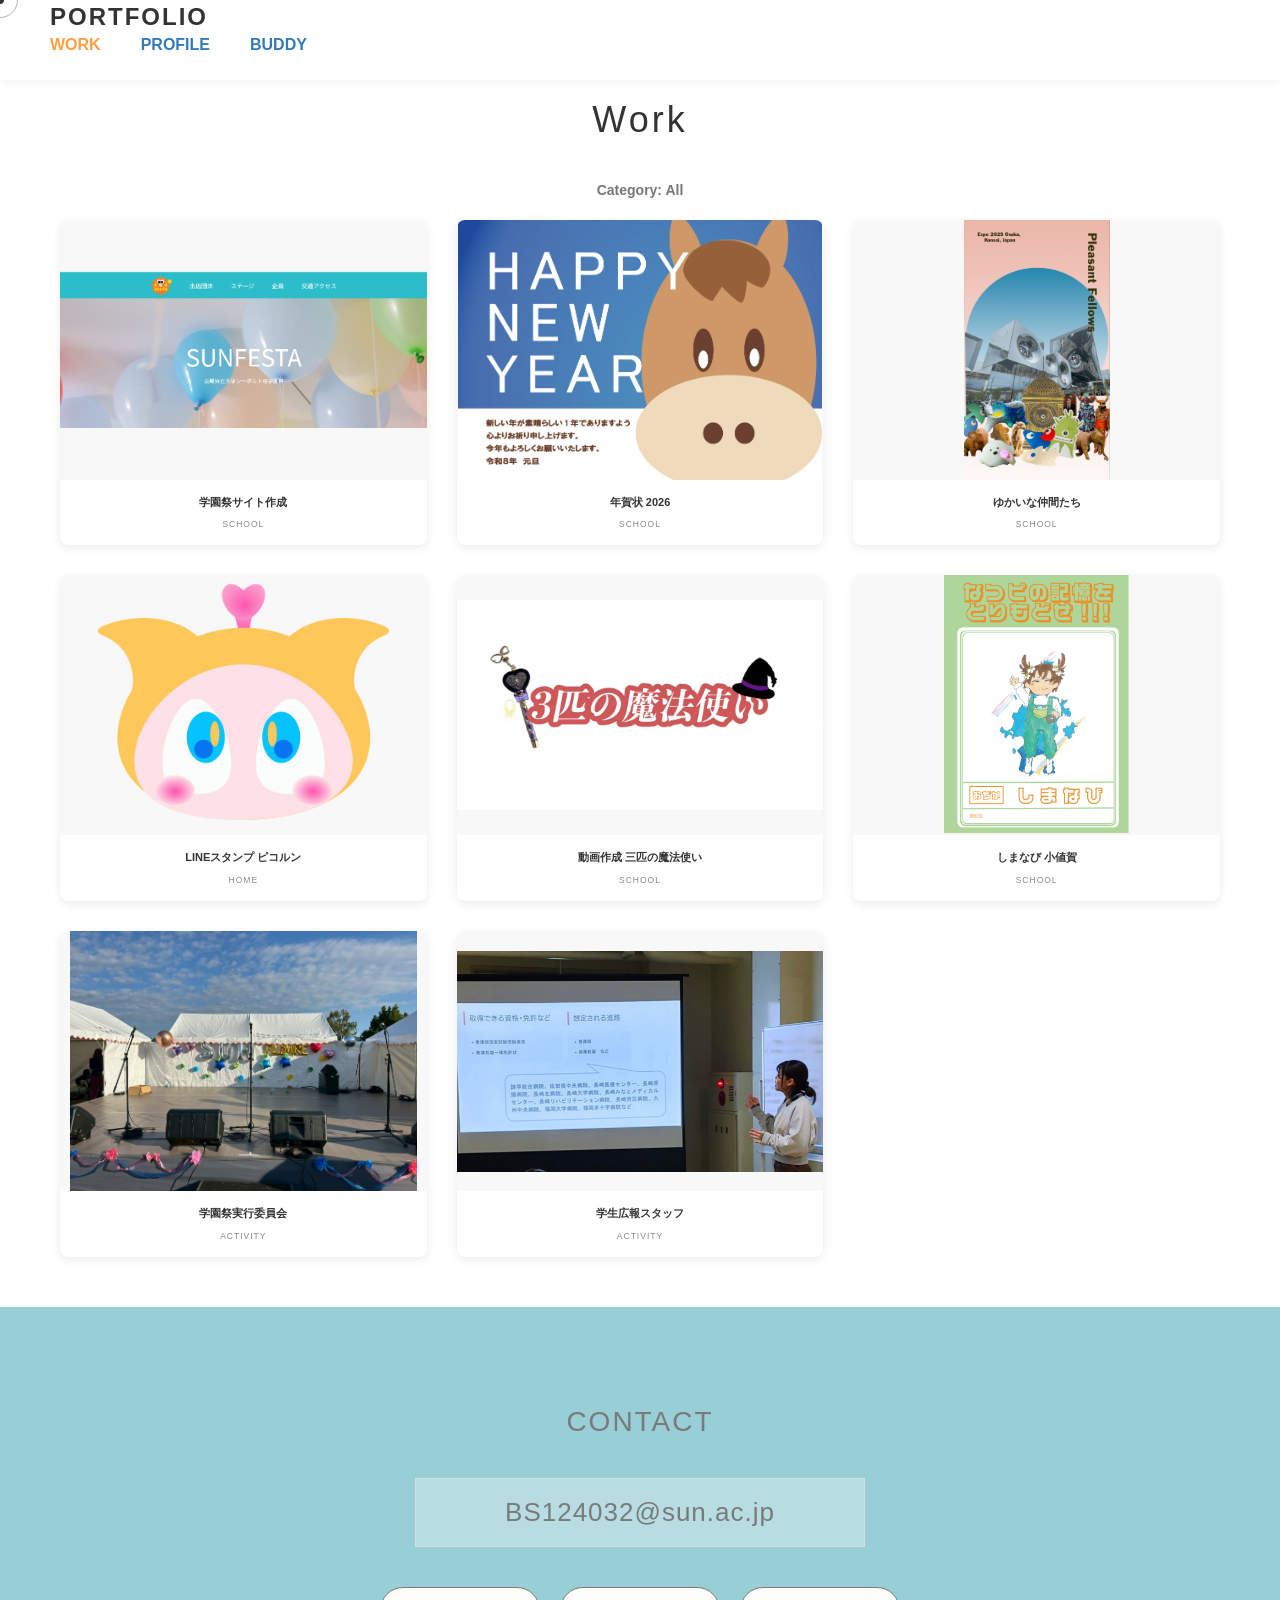
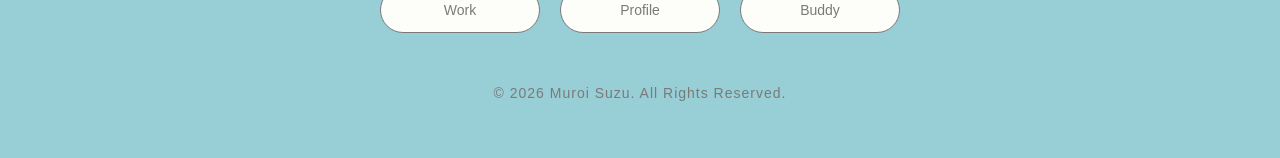
<file: work.html>
<!DOCTYPE html>
<html lang="ja">
<head>
<meta charset="UTF-8">
<meta name="viewport" content="width=device-width, initial-scale=1.0">
<title>Work | My Portfolio</title>
<link href="css/work.css" rel="stylesheet" type="text/css">
<link href="css/bootstrap-3.4.1.css" rel="stylesheet" type="text/css">
    <link rel="icon" type="image/png" href="./img/kao.png">
</head>
<body>

<!-- 共通ヘッダー -->
<header>
    <a href="suzzy.html" class="logo">PORTFOLIO</a>
  <nav>
    <ul>
      <li class="dropdown"> <a href="work.html" class="nav-main active">Work</a>
        <ul class="dropdown-menu">
          <li><a href="work.html?cat=school">School</a></li>
          <li><a href="work.html?cat=home">Home</a></li>
          <li><a href="work.html?cat=activity">Activity</a></li>
        </ul>
      </li>
      <li><a href="profile.html" class="nav-main">Profile</a></li>
      <li><a href="buddy.html" class="nav-main">Buddy</a></li>
    </ul>
  </nav>
</header>


 <!-- =========================================
      WORK ページ グリッド部分 (index.html)
========================================= -->
<div id="work">
  <h1 class="section-title">Work</h1>
</div>
<div id="filter-display" class="filter-info">Category: All</div>

<div class="work-grid">

    
  <!-- 1. 学園祭サイト作成 -->
  <div class="work-card item-school item-assignment" 
       data-title="学園祭サイト作成"
       data-category="課題作成"
       data-cat-type="assignment"
       data-images="./img/sunfesta_main.png,./img/sunfesta_main2.png,./img/sunfesta_main3.png"
       data-desc="<h3 class='article-body-info'>課題詳細</h3><p>以下のテーマから1つ選んでwebサイトを制作する。私は②を選びました。<br>①授業で使用したテキストで作成したwebサイトをアレンジ<br>②大学に関すること(学部学科、授業、サークルなど)<br>③地域に関すること(有名スポット、地元、観光・特産品など)<br>④自由(著作権を侵害しない内容)<br><br>授業内でピアレビュー(相互評価)をした結果、ユーザビリティ部門最優秀賞・総合部門最優秀賞を獲得しています。<br><br>ユーザビリティ部門：使いやすい・分かりやすいと感じたサイト<br>総合部門：web技術、デザイン、使いやすさのバランスが良いと思ったサイト</p><h3 class='article-info-title'><strong>制作時間</strong></h3><p>日程：2025/1/5～2025/2/2<br>リサーチ：5時間<br>画像作成：2時間<br>ワイヤーフレーム：3時間<br>コーディング：60時間</p><h3 class='article-info-title'><strong>使用ツール</strong></h3><p>HTML / CSS / Illustrator</p><h3 class='article-info-title'><strong>担当</strong></h3><p>企画立案 / ライティング / デザイン / コーディング</p><h3 class='article-info-title'><strong>サイトコンセプト</strong></h3><p>楽しい学園祭の様子を多くの人に伝える</p><h3 class='article-info-title'><strong>サイトの目的</strong></h3><ol class='conversion'><li>イベントの周知</li><li>開催当日の案内</li></ol><h3 class='article-info-title'><strong>デザインについて</strong></h3><p class='site01_design'>【カラー】長崎県立大学のロゴマークで使用されているオレンジとブルーをテーマカラーに使用しました。</p><p class='site01_design'>【ボタン】来場者の方がほしい情報が持っているページにはボタンを大きくし、ページの上部に配置するなど利用者目線になることに心がけました。</p><p class='site01_design'>【アイコン】イラストと文字を一緒に配置することによって分かりやすくしました。</p><h3 class='article-info-title'><strong>コーディングについて</strong></h3><p class='site01_design'>アイコンやナビを均等に配置することなど適切に部分にボタンを配置できるようにしました。</p>">
    <img src="./img/sunfesta_main.png" alt="学園祭サイト作成" class="work-img">
    <div class="work-info">
      <div class="work-title">学園祭サイト作成</div>
      <div class="work-cat">School</div>
    </div>
  </div>

  <!-- 2. 年賀状 2026 -->
  <div class="work-card item-school item-assignment" 
       data-title="年賀状 2026"
       data-category="課題作成"
       data-cat-type="assignment"
       data-site-url=""
       data-images="./img/uma.jpg,./img/uma.png"
       data-desc="<h3 class='article-body-info'>課題詳細</h3>
            <p>「デザイン題材2025」のテーマから選択した作品、または自由作品。<br>
              提出条件
              <ul>
                <li>最低3作品</li>
                <li>JPG形式に書き出したファイルを提出</li>
                <li>ファイル容量5GM以内でなるべく大きいサイズで書き出し</li>
                <li>写真・イラストは著作権フリー素材を使用</li>
              </ul>

              <ul>
                <li>作品数</li>
                <li>独自性（サンプルがある場合アレンジの幅）</li>
                <li>各ソフトの技術度（使用している機能・効果のレベル・幅広さ）</li>
              </ul>

            <h3 class='article-info-title'>制作時間</h3>
            <p>日程：2025/10/10～2025/12/2<br>リサーチ：1時間<br>
            制作時間：2時間</p>
            <h3 class='article-info-title'>使用ツール</h3>
            <p>Illustrator</p>
            <h3 class='article-info-title'>担当</h3>
            <p>デザイン</p>
            <h3 class='article-info-title'>コンセプト</h3>
            <p>シンプル×ダイナミックさ</p>
            <h3 class='article-info-title'>デザインの目的</h3>
            <ol class='conversion'>
              <li>新年の挨拶をわかりやすく伝える</li>
              <li>印象に残るビジュアルを作る</li>
            </ol><h3 class='article-info-title'>デザインについて</h3>
            <p class='site01_design'>
              レイアウトでは画面を左右ではっきり役割を分けました。右部分に馬のキャラクター、左部分には大きな文字を配置にすることによって受け手にインパクトを与えます。馬のキャラクターは丸みを帯びた単純な形状で構成することによって多くの人に安心感や柔らかい印象を与えるようにした。
             </p>">
    <img src="./img/uma.jpg" alt="年賀状" class="work-img">
    <div class="work-info">
      <div class="work-title">年賀状 2026</div>
      <div class="work-cat">School</div>
    </div>
  </div>

  <!-- 3. ゆかいな仲間たち -->
  <div class="work-card item-school item-assignment" 
       data-title="ゆかいな仲間たち"
       data-category="課題作成"
       data-cat-type="assignment"
       data-images="./img/osaka.jpg,./img/osakasozai.png,./img/osakasozai2.png"
       data-desc="<h3 class='article-body-info'>課題詳細</h3>
            <p>「デザイン題材2025」のテーマから選択した作品、または自由作品。<br>
              提出条件
              <ul>
                <li>最低3作品</li>
                <li>JPG形式に書き出したファイルを提出</li>
                <li>ファイル容量5GM以内でなるべく大きいサイズで書き出し</li>
                <li>写真・イラストは著作権フリー素材を使用</li>
              </ul>

              <ul>
                <li>作品数</li>
                <li>独自性（サンプルがある場合アレンジの幅）</li>
                <li>各ソフトの技術度（使用している機能・効果のレベル・幅広さ）</li>
              </ul>


            <h3 class='article-info-title'>制作時間</h3>
            <p>日程：2025/10/10～2025/12/2<br>リサーチ：0.5時間<br>
            画像作成：2時間<br>
            <h3 class='article-info-title'>使用ツール</h3>
            <p>photoshop</p>
            <!--<h3 class='article-info-title'>URL</h3>
            <p><a href='https://x.gd/jcCKo' target='_blank' rel='noopener'>https://x.gd/jcCKo</a></p>-->
            <h3 class='article-info-title'>担当</h3>
            <p>デザイン</p>

            <h3 class='article-info-title'>コンセプト</h3>
            <p>個性あふれる文化・価値観</p>


            <h3 class='article-info-title'>デザインの目的</h3>
            <ol class='conversion'>
              <li>万博の魅力を伝える</li>
              <li>遊び心を与える</li>
            </ol><h3 class='article-info-title'>デザインについて</h3>
            <p class='site01_design'>
              下部には万博で出会った各国のキャラクターが密集して配置しました。これにより画面下部ににぎやかさと動きが生まれ上部のシンプルな構造とのバランスを取りました。
            </p>
          </div>">
    <img src="./img/osaka.jpg" alt="osaka" class="work-img">
    <div class="work-info">
      <div class="work-title">ゆかいな仲間たち</div>
      <div class="work-cat">School</div>
    </div>
  </div>

  <!-- 4. LINEスタンプ ピコルン -->
  <div class="work-card item-home item-personal" 
       data-title="LINEスタンプ ピコルン"
       data-category="自主制作"
       data-cat-type="personal"
       data-site-url="https://store.line.me/stickershop/product/33862910/ja"
       data-images="./img/piko.png,./img/space.png,./img/good.png,./img/thank.png"
       data-desc="<h3 class='article-info-title'>制作時間</h3>
            <p>日程：2026/4/6～2026/5/1<br>リサーチ：1時間<br>
            画像作成：3時間</p>
            <h3 class='article-info-title'>使用ツール</h3>
            <p>Illustrator / ChatGPT</p>
            <h3 class='article-info-title'>担当</h3>
            <p>企画立案 / デザイン / 販売</p>

            <h3 class='article-info-title'>コンセプト</h3>
            <p>
              遠い星「ピコラ星」からやってきた小さな宇宙人
            </p>


            <h3 class='article-info-title'>目的</h3>
            <ol class='conversion'>
              <li>Illustrator技術向上</li>
              <li>キャラクターデザイン</li>
            </ol>

            <h3 class='article-info-title'>キャラクター説明</h3>
            <p>
              遠い星「ピコラ星」からやってきた小さな宇宙人。<br>
              お腹についているのは、宇宙服に内蔵された「マルチコントロールパネル」。翻訳・通信・エネルギー管理などができる高性能装置だけど、ピコルン自身はまだ使いこなせていない。<br>
              好奇心旺盛で、人間の文化や言葉を学ぶのが大好き。ときどき操作を間違えて、へんてこなリアクションをしてしまうことも。
              <br>口はないけど、表情と動きで気持ちを全力表現するタイプ。
            </p><h3 class='article-info-title'>デザインについて</h3>
            <p class='site01_design'>
             本キャラクターは宇宙人をモチーフに、丸みのある形状と明るい配色によって親しみやすさを表現している。大きな瞳や頬のチークにより感情が伝わりやすく、口を描かないことで見る側の想像を促す工夫がされている。<br>
             また、頭のハート型アンテナは可愛らしさと感情表現を象徴し、お腹の機械パネルは宇宙服の要素としてキャラクターにストーリー性を与えている。<br>
             全体として、シンプルで視認性が高く、印象に残りやすいデザインとなっている。
            </p>
          </div>">
    <img src="./img/kao.png" alt="LINE" class="work-img">
    <div class="work-info">
      <div class="work-title">LINEスタンプ ピコルン</div>
      <div class="work-cat">Home</div>
    </div>
  </div>

  <!-- 5. 動画作成 三匹の魔法使い -->
  <div class="work-card item-school item-assignment" 
       data-title="動画作成 三匹の魔法使い"
       data-category="課題作成"
       data-cat-type="assignment"
       data-site-url=""
       data-images="./img/magic.jpg,./img/magic1.png,./img/majic2.png,./img/majic3.png"
       data-desc="<h3 class='article-body-info'>課題詳細</h3>
            <p>100均商品を使った映像作品（映像の長さはグループ人数　×　1分）を作成し、以下を行う。<br>
              提出条件
              <ul>
                <li>YouTubeに「限定公開動画としてアップロード」</li>
                <li>Classroomから動画ファイルを提出</li>
                <li>ClassroomのGoogleドキュメントに以下の各項目を記入</li>
                <li>・グループ全員の学籍番号、氏名</li>
                <li>・YouTubeに限定公開した動画のリンク</li>
                <li>・動画のタイトル、および商品の簡単な説明</li>
                <li>・作品のコンセプト</li>
                <li>・工夫した点、苦労した点</li>
              </ul></div>

            <h3 class='article-info-title'>制作時間</h3>
            <p>日程：2025/10/14～2025/12/8<br>企画：2時間<br>
            制作時間：30時間</p>
            <h3 class='article-info-title'>使用ツール</h3>
            <p>Illustrator / Promimere Pro / After Effect</p>
            <!--<h3 class='article-info-title'>URL</h3>
            <p><a href='https://x.gd/jcCKo' target='_blank' rel='noopener'>https://x.gd/jcCKo</a></p>-->
            <h3 class='article-info-title'>担当</h3>
            <p>友人2人を一緒に制作<br>
            企画 / 撮影 / 前半のアニメ部分の編集</p>

            <h3 class='article-info-title'>コンセプト</h3>
            <p>100均　×　工作</p>


            <h3 class='article-info-title'>デザインの目的</h3>
            <ol class='conversion'>
              <li>子どもにも好まれるような雰囲気</li>
            </ol>">
    <img src="./img/magic.jpg" alt="３匹の魔法使い" class="work-img">
    <div class="work-info">
      <div class="work-title">動画作成 三匹の魔法使い</div>
      <div class="work-cat">School</div>
    </div>
  </div>

  <!-- 6. しまなび 小値賀 -->
  <div class="work-card item-school item-assignment" 
       data-title="しまなび 小値賀"
       data-category="課題作成"
       data-cat-type="assignment"
       data-images="./img/odika.png,./img/sima2.png,./img/sima3.png"
       data-desc="<h3 class='article-body-info'>しまなび</h3>
            <p>
              長崎県の「しま」（対馬、壱岐、五島、新上五島、小値賀、宇久、的山大島）を第3のキャンパスとして位置づけ、地域課題に取り組む人材を育成するPBL（課題解決型学習）プログラムです。
            </p>

            <h3 class='article-body-info'>課題詳細</h3>
            <p>
              大学生として、島の現状を分析して課題を見つけ、根拠に基づいてテーマと目標を設定する。次に、目標達成に必要な情報を収集・分析し、解決策を検討する。その後、フィールドワークを計画・実施し、結果をまとめて評価・提案を行う
            </p>

            <h3 class='article-info-title'>制作時間</h3>
            <p>日程：2024/4/10～2024/9/30<br>リサーチ：10時間<br>
              フィールドワーク：2泊3日（台風の影響により1日短縮）<br>
            作成：30時間<br>
            <h3 class='article-info-title'>使用ツール</h3>
            <p>Illustrator powerpoint</p>
            <!--<h3 class='article-info-title'>URL</h3>
            <p><a href='https://x.gd/jcCKo' target='_blank' rel='noopener'>https://x.gd/jcCKo</a></p>-->
            <h3 class='article-info-title'>担当</h3>
            <p>リサーチ　企画　パンフレットデザイン・作成　ポストカードデザイン・作成</p>
                  <h3 class='article-info-title'>テーマ</h3>
            <p>なつピの記憶をとりもどせ</p>

            <h3 class='article-info-title'>目的</h3>
            <p>
              <ul>
              <li>観光客を増やす</li>
              <li>小値賀の絶景を知ってもらう</li>
              <li>移住のきっかけをつくる</li>
            </ul>
          </p>


            <h3 class='article-info-title'>取組内容</h3>
            <p>
              家族向けの謎解きゲーム「なつピの記憶をとりもどせ」を企画し、参加者は島内の観光地を巡りながら記憶を失ったキャラクター・なつピの記憶を取り戻していく。難易度は子どもから大人まで対応し、クリア後には特典やSNS投稿による追加特典がある。<br>
              また、漂着ゴミ問題を受けて、観光客がゴミ拾いに参加する「クリーン大作戦」も提案し、環境保全と観光体験の両立を図っている。
              <br>
              私はゲームのストーリーが載っているパンフレットを作成した。パンフレット内には島内の観光地が答えとなるクイズも掲載されており、観光紹介もしている。
            </p><h3 class='article-info-title'>デザインについて</h3>
            <p class='site01_design'>
              なつピというキャラクターは小値賀の特産品であるピーナッツから名前が付けられている。そのため、いつも一緒にピーナッツの小さなキャラクターたちをパンフレット内にたくさん掲載することを意識した。
            </p>

            <h3 class='article-info-title'>最終発表スライド</h3>
            <iframe class='panf' src='sima.pdf' width='50%' height='300px'></iframe>

            <h3 class='article-info-title'>パンフレット</h3>
            <iframe class='panf' src='natupi.pdf' width='50%' height='300px'></iframe>

            
          </div>">
    <img src="./img/odika.png" alt="しまなび" class="work-img">
    <div class="work-info">
      <div class="work-title">しまなび 小値賀</div>
      <div class="work-cat">School</div>
    </div>
  </div>

  <!-- 7. 学園祭実行委員会 -->
  <div class="work-card item-activity" 
       data-title="学園祭実行委員会"
       data-category="活動記録"
       data-cat-type="activity"
       data-site-url=""
       data-images="./img/sunfesta_event.jpg,./img/sunfesta_ng.jpg,./img/sunfesta_kanban.jpg"
       data-desc="<h3 class='article-body-info'>所属部署・担当</h3>
    <p>1年生：装飾部<br>
      主に当日実行委員が着るTシャツデザイン、階段アート作成などを行う。</p>
    <br>
    <p>2年生：委員長 兼 装飾広報部<br>
      委員長として各部署問題なく進んでいるか確認や関わる方とのやり取りを行う。<br>
      装飾広報部として階段アートやポスター作成、SNSの運営管理を行う。<br>
    </p>
    <br>
    <p>3年生：企画部<br>
      トークショーやお笑いライブの運営かつメインステージで行う企画運営を行っている。 </p>
    <h3 class='article-info-title'>活動期間</h3>
    <p>日程：2024 4/21～現在も活動中</p>
    <h3 class='article-info-title'>使用ツール</h3>
    <p>Illustrator / Canva </p>
    <h3 class='article-info-title'>コンセプト</h3>
    <p>2024 sunbarst<br>
      2025 sunflower<br>
      2026 journey </p>
    <h3 class='article-info-title'>所属した目的</h3>
    <ul class='conversion'>
      <li>コロナ禍で制限された学園祭しか経験したことがなかったから学園祭を盛り上げ楽しみたい</li>
      <li>チームで何か達成させたかった</li>
    </ul>">
    <img src="./img/sunfesta_event.jpg" alt="sunfesta" class="work-img">
    <div class="work-info">
      <div class="work-title">学園祭実行委員会</div>
      <div class="work-cat">Activity</div>
    </div>
  </div>

  <!-- 8. 学生広報スタッフ -->
  <div class="work-card item-activity" 
       data-title="学生広報スタッフ"
       data-category="活動記録"
       data-cat-type="activity"
       data-site-url=""
       data-images="./img/kouhou.jpg,./img/kouhou2.png,./img/kouhou3.png,./img/kouhou4.png"
       data-desc="<h3 class='article-body-info'>担当</h3>
    <p>大学公式Instagramの投稿作成・地方紙NRの記事作成・大学案内冊子の出演など</p>
    <h3 class='article-info-title'>活動期間</h3>
    <p>日程：2024 5/7～現在も活動中</p>
    <h3 class='article-info-title'>使用ツール</h3>
    <p>Illustrator / Canva </p>
    <h3 class='article-info-title'>所属した目的</h3>
    <ul class='conversion'>
      <li>広報に興味があった</li>
      <li>実践的に取り組める環境で合ったため</li>
    </ul>
    <h3 class='article-info-title'>活動記録</h3>
    <ul class='conversion'>
      <li>学長とのランチ会</li>
      <li>SNS投稿</li>
      <li>NR作成</li>
      <li>大学案内出演</li>
      <li>佐世保校との交流会</li>
      <li>高校生へ大学紹介のプレゼンテーション</li>
      <li>留学性への取材</li>
    </ul>">
    <img src="./img/kouhou.jpg" alt="学生広報スタッフ" class="work-img">
    <div class="work-info">
      <div class="work-title">学生広報スタッフ</div>
      <div class="work-cat">Activity</div>
    </div>
  </div>

</div>
<!-- =========================================
     詳細ポップアップ（モーダル）本体
========================================= -->
<div id="detail-modal" class="modal-overlay">
  <div class="modal-content">
    
    <!-- 閉じる（×）ボタン -->
    <button class="modal-close-btn" id="modal-close">&times;</button>
    
    <!-- カテゴリバッジ（左寄せ） -->
    <div class="detail-header-bar">
      <span id="modal-cat-badge" class="category-badge"></span>
    </div>

    <!-- スライドショー -->
    <div class="slideshow-container">
      <div class="slideshow-track" id="modal-slideshow-track">
        <!-- JSで動的に画像が入ります -->
      </div>
      <button class="slide-btn prev" id="modal-prev">&#10094;</button>
      <button class="slide-btn next" id="modal-next">&#10095;</button>
      <div class="slide-dots" id="modal-slide-dots"></div>
    </div>

    <!-- 詳細本文 -->
    <div class="detail-body">
      <h2 id="modal-title" class="detail-title"></h2>

      <!-- サイトリンクボタン -->
      <div id="modal-site-wrapper" class="site-link-wrapper">
        <a id="modal-site-btn" href="#" target="_blank" rel="noopener" class="site-visit-btn">
          Webサイトを見る <span class="btn-arrow">→</span>
        </a>
      </div>

      <!-- 詳細説明テキスト -->
      <div id="modal-desc" class="article-body"></div>
    </div>

  </div>
</div>
    
</main>
<footer class="custom-footer">
  <div class="footer-container">
    <h2 class="contact-title">CONTACT</h2>
    
    <!-- メールアドレス部分 -->
    <div class="email-box">
      <a href="mailto:BS124032@sun.ac.jp">BS124032@sun.ac.jp</a>
    </div>
    
    <!-- リンクボタン部分 -->
    <div class="footer-buttons">
      <a href="work.html" class="f-btn">Work</a>
      <a href="profile.html" class="f-btn">Profile</a>
      <a href="buddy.html" class="f-btn">Buddy</a>
    </div>
    
    <!-- コピーライトと装飾の丸 -->
    <p class="copyright">&copy; 2026 Muroi Suzu. All Rights Reserved.</p>
  </div>
</footer>
<!-- ▲ ここまで ▲ -->
    
<script src="./js/script.js"></script>
<script src="js/jquery-3.7.1.min.js"></script> 
<script src="js/bootstrap-3.4.1.js"></script> 

</body>
</html>
</file>
<file: css/style.css>
@charset "utf-8";

/* =========================================
   1. 基本設定・リセット
========================================= */
* {
  box-sizing: border-box;
  margin: 0;
  padding: 0;
}

body {
  font-family: 'Helvetica Neue', Arial, 'Hiragino Kaku Gothic ProN', 'Hiragino Sans', Meiryo, sans-serif;
  color: #333;
  background-color: #fafafa;
  line-height: 1.6;
  padding-top: 80px; /* 固定ヘッダー分の余白 */
}

a {
  text-decoration: none;
  color: inherit;
  cursor: pointer;
}

ul {
  list-style: none;
}

main {
  max-width: 1100px;
  margin: 0 auto;
  padding: 15px 20px 30px;
  min-height: 80vh;
}


/* =========================================
   2. 固定ナビゲーション (ヘッダー)
========================================= */
header {
  position: fixed;
  top: 0;
  left: 0;
  width: 100%;
  height: 80px;
  background-color: #fff;
  display: flex;
  justify-content: space-between;
  align-items: center;
  padding: 0 50px;
  box-shadow: 0 2px 10px rgba(0, 0, 0, 0.05);
  z-index: 1000;
}

.logo {
  font-size: 24px;
  font-weight: bold;
  letter-spacing: 2px;
  color: #333;
}

nav > ul {
  display: flex;
  gap: 40px;
  height: 100%;
  align-items: center;
}

nav > ul > li {
  position: relative;
  height: 100%;
  display: flex;
  align-items: center;
}

nav a.nav-main {
  font-weight: bold;
  font-size: 16px;
  text-transform: uppercase;
  transition: color 0.3s;
}

nav a.nav-main:hover,
nav a.nav-main.active {
  color: #ff9f43;
}

/* ドロップダウンメニュー */
.dropdown-menu {
  display: none;
  position: absolute;
  top: 80px;
  left: 50%;
  transform: translateX(-50%);
  background-color: #fff;
  box-shadow: 0 4px 12px rgba(0, 0, 0, 0.1);
  border-radius: 8px;
  padding: 10px 0;
  min-width: 150px;
  text-align: center;
}

.dropdown:hover .dropdown-menu {
  display: block;
  animation: fadeInDown 0.3s ease;
}

.dropdown-menu li {
  padding: 10px 20px;
}

.dropdown-menu a {
  font-size: 14px;
  font-weight: bold;
  color: #555;
  display: block;
  transition: color 0.3s;
}

.dropdown-menu a:hover {
  color: #ff9f43;
}

@keyframes fadeInDown {
  from {
    opacity: 0;
    transform: translate(-50%, -10px);
  }
  to {
    opacity: 1;
    transform: translate(-50%, 0);
  }
}


/* =========================================
   3. 共通セクション・ボタンパーツ
========================================= */
.section {
  display: none;
  animation: fadeIn 0.5s ease;
}

.section.active {
  display: block;
}

@keyframes fadeIn {
  from {
    opacity: 0;
    transform: translateY(10px);
  }
  to {
    opacity: 1;
    transform: translateY(0);
  }
}

.section-title {
  font-size: 36px;
  margin-bottom: 40px;
  text-align: center;
  letter-spacing: 3px;
}

.section-subtitle {
  color: #777777;
  font-size: 0.9rem;
  margin-top: -10px;
  margin-bottom: 30px;
  text-align: center;
}

.btn-container {
  display: flex;
  justify-content: center;
  align-items: center;
  width: 100%;
  margin-top: 30px;
  text-align: center;
}

.more-btn {
  display: inline-block;
  padding: 12px 36px;
  background-color: #333333;
  color: #ffffff;
  border-radius: 30px;
  text-decoration: none;
  font-weight: bold;
  transition: all 0.3s ease;
}

.more-btn:hover {
  background-color: #f39c12;
  color: #ffffff;
  transform: translateY(-2px);
}


/* =========================================
   4. トップページ (INDEX) 固有スタイル
========================================= */
.top-section,
.top-profile-section {
  max-width: 1000px;
  margin: 0 auto;
  padding: 60px 20px;
}

/* ヒーロー（キャラクター）演出 */
.hero-characters {
  display: flex;
  justify-content: center;
  align-items: center;
  gap: 30px;
  margin: 60px auto 30px;
  padding: 20px 0;
  overflow: hidden;
}

.character {
  width: 150px;
  height: 150px;
  border-radius: 50%;
  object-fit: cover;
  box-shadow: 0 10px 20px rgba(0, 0, 0, 0.1);
  transform: translateX(-100vw);
}

/* 名前表示エリア */
.profile-name-area {
  text-align: center;
  margin: 30px auto 60px;
  padding-bottom: 31px;
}

.profile-name {
  font-size: 5rem;
  font-weight: bold;
  color: #00001c;
  letter-spacing: 0.1em;
  margin: 0;
}

.profile-name-kana {
  font-size: 1.5rem;
  color: #777;
  font-weight: 600;
  letter-spacing: 0.15em;
  margin-top: 4px;
}

/* トップ自己紹介カード */
.top-profile-card {
  display: flex;
  align-items: center;
  justify-content: center;
  gap: 30px;
  background-color: #ffffff;
  padding: 30px;
  border-radius: 16px;
  box-shadow: 0 4px 15px rgba(0, 0, 0, 0.05);
  margin-top: 20px;
}

.top-profile-img {
  width: 140px;
  height: 140px;
  border-radius: 50%;
  object-fit: cover;
}

.top-profile-text {
  max-width: 500px;
}

.top-profile-text .university {
  font-weight: bold;
  color: #333333;
  margin-bottom: 10px;
}

.top-profile-text .bio {
  color: #666666;
  line-height: 1.6;
  margin-bottom: 20px;
}

/* グリッドレイアウト型自己紹介エリア */
.profile-intro-section {
  width: 100%;
  max-width: 1000px;
  margin: 0 auto 80px;
  padding: 0 20px;
}

.profile-runner-container {
  background-color: #faf6ed;
  border: 2px solid #f39c12;
  border-radius: 36px;
  padding: 10px;
  box-shadow: 0 10px 25px rgba(0, 0, 0, 0.06);
}

.intro-grid {
  display: grid;
  grid-template-columns: repeat(auto-fill, minmax(150px, 1fr));
  grid-auto-rows: 135px;
  grid-auto-flow: dense;
  gap: 3px;
  align-items: center;
  justify-items: center;
}

.intro-item {
  width: 100%;
  height: 100%;
  display: flex;
  justify-content: center;
  align-items: center;
  transition: transform 0.3s cubic-bezier(0.175, 0.885, 0.32, 1.275);
}

.intro-item img {
  width: 100%;
  height: 100%;
  object-fit: contain;
  filter: drop-shadow(0 4px 8px rgba(0, 0, 0, 0.1));
}

.size-large { grid-column: span 2; grid-row: span 2; }
.size-wide  { grid-column: span 2; grid-row: span 1; }
.size-tall  { grid-column: span 1; grid-row: span 2; }

.intro-item:nth-child(2n) { transform: rotate(-2.5deg); }
.intro-item:nth-child(3n) { transform: rotate(2deg); }
.intro-item:nth-child(5n) { transform: rotate(-1.5deg); }

.intro-item:hover {
  transform: scale(1.08) rotate(0deg) !important;
  z-index: 10;
}

.item-pair {
  position: relative;
  width: 100%;
  height: 100%;
}

.pair-photo {
  position: absolute;
  left: 5px;
  bottom: 5px;
  width: 135px !important;
  height: 135px !important;
  border-radius: 50%;
  object-fit: cover;
  z-index: 1;
}

.pair-speech {
  position: absolute;
  top: 0;
  right: 0;
  width: 210px !important;
  height: auto !important;
  z-index: 2;
}


/* =========================================
   5. WORK ページ & グリッド
========================================= */
#work {
  margin-top: 60px;
  margin-bottom: 30px;
  padding-top: 30px;
}

.filter-info {
  text-align: center;
  margin-bottom: 20px;
  font-weight: bold;
  color: #777;
}

.work-grid {
  display: grid;
  grid-template-columns: repeat(3, 1fr);
  gap: 25px;
  width: 100%;
  margin-bottom: 30px;
}

.work-card {
  background: #ffffff;
  border-radius: 12px;
  overflow: hidden;
  box-shadow: 0 4px 15px rgba(0, 0, 0, 0.06);
  cursor: pointer;
  transition: transform 0.3s ease, box-shadow 0.3s ease;
  display: flex;
  flex-direction: column;
}

.work-card:hover {
  transform: translateY(-5px);
  box-shadow: 0 8px 20px rgba(0, 0, 0, 0.12);
}

/* 5. WORK ページ & グリッド */
.work-img {
  width: 100%;
  aspect-ratio: 16 / 9; /* ← height: 200px; からこれに変更（4/3 などでもOK） */
  object-fit: cover;
  display: block;
}

.work-info {
  padding: 15px;
  text-align: left;
}

.work-title {
  font-weight: bold;
  font-size: 1rem;
  color: #333;
  margin-bottom: 5px;
}

.work-cat {
  font-size: 0.85rem;
  color: #888;
}


/* =========================================
   6. PROFILE ページ & SKILL
========================================= */
.profile-container {
  display: flex;
  gap: 50px;
  align-items: center;
  justify-content: center;
  background: #fff;
  padding: 50px;
  border-radius: 16px;
  box-shadow: 0 4px 15px rgba(0, 0, 0, 0.03);
}

.profile-img {
  width: 250px;
  height: 250px;
  border-radius: 50%;
  object-fit: cover;
  flex-shrink: 0;
}

.profile-text h2 {
  font-size: 28px;
  margin-bottom: 15px;
}

.profile-text p {
  margin-bottom: 15px;
  color: #555;
}

.inner {
  margin: 60px 0;
}

.skills {
  margin-top: 20px;
  margin-bottom: 60px;
}

.skills span {
  display: inline-block;
  background: #eee;
  padding: 5px 15px;
  border-radius: 20px;
  margin: 0 5px 5px 0;
  font-size: 14px;
}

.skill.section {
  margin-top: 60px;
}

.skill .title {
  font-size: 28px;
  text-align: center;
  margin-bottom: 30px;
  letter-spacing: 2px;
  font-weight: bold;
}

.skill-list {
  display: grid;
  grid-template-columns: repeat(auto-fill, minmax(280px, 1fr));
  gap: 25px;
}

.skill-item {
  background: #fff;
  padding: 30px 25px;
  border-radius: 16px;
  box-shadow: 0 4px 15px rgba(0, 0, 0, 0.03);
  transition: transform 0.3s, box-shadow 0.3s;
}

.skill-item:hover {
  transform: translateY(-5px);
  box-shadow: 0 10px 25px rgba(0, 0, 0, 0.08);
}

.skill-name1 {
  font-size: 18px;
  font-weight: bold;
  margin-bottom: 12px;
  color: #333;
  border-bottom: 2px solid #ff9f43;
  padding-bottom: 8px;
  display: inline-block;
  line-height: 1.5;
}

.skill-name {
  font-size: 18px;
  font-weight: bold;
  margin-bottom: 12px;
  color: #333;
  border-bottom: 2px solid #99f934;
  padding-bottom: 8px;
  display: inline-block;
  line-height: 1.5;
}

.skill-text {
  font-size: 14px;
  color: #555;
}

.skill-body ul {
  padding-left: 20px;
  list-style-type: disc;
}

.skill-body ul li {
  margin-bottom: 5px;
}


/* =========================================
   7. BUDDY ページ
========================================= */
.buddy-grid {
  display: grid;
  grid-template-columns: repeat(3, 1fr);
  gap: 20px;
  margin-bottom: 30px;
}

.buddy-card {
  background: #ffffff;
  border-radius: 12px;
  padding: 20px;
  text-align: center;
  box-shadow: 0 4px 10px rgba(0, 0, 0, 0.05);
}

.buddy-img {
  width: 100%;
  height: 180px;
  object-fit: contain;
  border-radius: 50%;
  margin: 0 auto 10px;
  display: block;
  transition: transform 0.3s;
}

.buddy-card:hover .buddy-img {
  transform: scale(1.05);
}

.buddy-title,
.buddy-name {
  font-size: 20px;
  font-weight: bold;
  margin-bottom: 10px;
  color: #333;
}

.buddy-desc {
  font-size: 14px;
  color: #666;
}


/* =========================================
   8. モーダル (詳細ポップアップ) & スライドショー
========================================= */
body.modal-open {
  overflow: hidden;
}

.modal-overlay {
  display: none;
  position: fixed;
  top: 0;
  left: 0;
  width: 100%;
  height: 100%;
  background-color: rgba(0, 0, 0, 0.65);
  backdrop-filter: blur(4px);
  z-index: 1000;
  justify-content: center;
  align-items: center;
  padding: 20px;
  opacity: 0;
  visibility: hidden;
  transition: opacity 0.3s ease, visibility 0.3s ease;
}

.modal-overlay.active {
  display: flex;
  opacity: 1;
  visibility: visible;
}

.modal-content {
  position: relative;
  background-color: #ffffff;
  width: 100%;
  max-width: 800px;
  max-height: 90vh;
  overflow-y: auto;
  border-radius: 24px;
  padding: 40px 30px;
  box-shadow: 0 20px 40px rgba(0, 0, 0, 0.2);
  transform: translateY(20px) scale(0.95);
  transition: transform 0.3s ease;
}

.modal-overlay.active .modal-content {
  transform: translateY(0) scale(1);
}

.modal-close-btn {
  position: absolute;
  top: 15px;
  right: 20px;
  background: transparent;
  border: none;
  font-size: 32px;
  color: #888888;
  cursor: pointer;
  line-height: 1;
  z-index: 10;
  transition: color 0.2s ease;
}

.modal-close-btn:hover {
  color: #333333;
}

/* ヘッダー・バッジ */
.detail-header-bar {
  display: flex;
  justify-content: flex-start;
  align-items: center;
  gap: 15px;
  max-width: 800px;
  margin: 0 auto 20px;
  padding: 0 10px;
}

.category-badge {
  display: inline-block;
  padding: 4px 14px;
  font-size: 1rem;
  font-weight: bold;
  border-radius: 30px;
  color: #ffffff;
  letter-spacing: 0.05em;
  box-shadow: 0 2px 6px rgba(0, 0, 0, 0.08);
}

.category-badge.cat-assignment { background-color: #f39c12; }
.category-badge.cat-personal   { background-color: #2ecc71; }
.category-badge.cat-activity   { background-color: #9b59b6; }

.category-photo .cat-img {
  height: 40px;
  width: auto;
  border-radius: 6px;
  object-fit: cover;
}

/* スライドショー */
.slideshow-container {
  position: relative;
  width: 100%;
  height: 400px;
  background-color: #ffffff;
  border-radius: 12px;
  overflow: hidden;
  margin-bottom: 20px;
}

.slideshow-track {
  display: flex;
  width: 100%;
  height: 100%;
  transition: transform 0.4s cubic-bezier(0.25, 1, 0.5, 1);
}

.slide {
  min-width: 100%;
  height: 100%;
  background-color: #ffffff;
  display: flex;
  justify-content: center;
  align-items: center;
}

.slide img {
  width: 100%;
  height: 100%;
  max-width: 100%;
  max-height: 100%;
  object-fit: contain;
  background-color: #ffffff;
}

.slide-btn {
  position: absolute;
  top: 50%;
  transform: translateY(-50%);
  background: transparent;
  color: #ffffff;
  border: none;
  font-size: 36px;
  padding: 10px;
  cursor: pointer;
  transition: transform 0.2s ease, opacity 0.2s ease;
  z-index: 10;
  text-shadow: 0 2px 8px rgba(0, 0, 0, 0.5);
}

.slide-btn:hover {
  opacity: 0.7;
  transform: translateY(-50%) scale(1.2);
}

.slide-btn.prev { left: 10px; }
.slide-btn.next { right: 10px; }

.slide-dots {
  position: absolute;
  bottom: 15px;
  width: 100%;
  display: flex;
  justify-content: center;
  gap: 8px;
  z-index: 10;
}

.dot {
  width: 10px;
  height: 10px;
  background: rgba(255, 255, 255, 0.5);
  border-radius: 50%;
  cursor: pointer;
  transition: background 0.3s;
}

.dot.active {
  transform: scale(1.2);
}

/* 詳細テキスト・コンテンツ */
.detail-title {
  font-size: 32px;
  margin: 0 auto 20px;
}

.site-link-wrapper {
  text-align: center;
  margin: 15px 0 35px;
}

.site-visit-btn {
  display: inline-flex;
  align-items: center;
  gap: 8px;
  padding: 12px 28px;
  background-color: #3498db;
  color: #ffffff;
  font-weight: bold;
  font-size: 1.25rem;
  text-decoration: none;
  border-radius: 45px;
  box-shadow: 0 4px 12px rgba(52, 152, 219, 0.3);
  transition: all 0.3s ease;
}

.site-visit-btn:hover {
  background-color: #2980b9;
  transform: translateY(-2px);
  box-shadow: 0 6px 16px rgba(52, 152, 219, 0.4);
}

.site-visit-btn .btn-arrow {
  transition: transform 0.3s ease;
}

.site-visit-btn:hover .btn-arrow {
  transform: translateX(4px);
}

.article-body {
  margin: 0 auto 80px;
  max-width: 720px;
}

.article-info-title {
  font-size: 15px;
  padding-top: 15px;
}

.article-body p,
.article-body ul {
  margin-bottom: 30px;
}

.video-container {
  position: relative;
  padding-bottom: 56.25%;
  height: 0;
  overflow: hidden;
  max-width: 100%;
  margin-bottom: 20px;
  border-radius: 8px;
}

.video-container iframe,
.video-container video {
  position: absolute;
  top: 0;
  left: 0;
  width: 100%;
  height: 100%;
}

.panf {
  width: 100%;
  height: 500px;
}

.back-btn {
  display: inline-block;
  margin-bottom: 30px;
  font-weight: bold;
  color: #888;
  transition: color 0.3s;
}

.back-btn:hover {
  color: #333;
}
 /* =========================================
   フッター (CONTACT) のデザイン
========================================= */
.custom-footer {
  background-color: #98CED6; /* 画像がない場合のベースカラー */
  background-size: cover;
  padding: 80px 20px 40px;
  text-align: center;
  color: #7a7a7a;
}

.footer-container {
  max-width: 800px;
  margin: 0 auto;
}

.contact-title {
  font-size: 28px;
  font-weight: 300;
  letter-spacing: 2px;
  margin-bottom: 40px;
}

.email-box {
  border: 1px solid #dcdcdc;
  background-color: rgba(255, 255, 255, 0.3);
  padding: 15px 30px;
  margin: 0 auto 40px;
  display: inline-block;
  width: 100%;
  max-width: 450px;
}

.email-box a {
  font-size: 26px;
  color: #7a7a7a;
  text-decoration: none;
  letter-spacing: 1px;
}

.footer-buttons {
  display: flex;
  justify-content: center;
  gap: 20px;
  margin-bottom: 50px;
  flex-wrap: wrap; /* スマホ画面で折り返す用 */
}

.f-btn {
  display: inline-block;
  padding: 12px 40px;
  border: 1px solid #7a7a7a;
  border-radius: 40px;
  background-color: #fdfdf9;
  color: #7a7a7a;
  text-decoration: none;
  font-size: 14px;
  transition: all 0.3s ease;
  min-width: 160px;
}

/* ボタンにカーソルを乗せた時の動き */
.f-btn:hover {
  background-color: #7a7a7a;
  color: #ffffff;
}

.copyright {
  font-size: 14px;
  margin-bottom: 15px;
  letter-spacing: 1px;
}

.footer-dot {
  display: inline-block;
  width: 14px;
  height: 14px;
  background-color: #7a7a7a;
  border-radius: 50%;
}


/* =========================================
   9. カスタムカーソル
========================================= */
@media (hover: hover) and (pointer: fine) {
  body, a, button, input, textarea, select, .work-card, .buddy-card, .modal-close-btn {
    cursor: none !important;
  }

  .custom-cursor {
    position: fixed;
    top: 0;
    left: 0;
    width: 8px;
    height: 8px;
    background-color: #333;
    border-radius: 50%;
    pointer-events: none;
    z-index: 99999;
    transform: translate(-50%, -50%);
    transition: transform 0.1s ease-out;
  }

  .custom-cursor-follower {
    position: fixed;
    top: 0;
    left: 0;
    width: 36px;
    height: 36px;
    border: 1px solid rgba(0, 0, 0, 0.3);
    border-radius: 50%;
    pointer-events: none;
    z-index: 99998;
    transform: translate(-50%, -50%);
    transition: transform 0.2s ease-out, background-color 0.2s ease, border-color 0.2s ease, width 0.2s ease, height 0.2s ease;
  }

  .custom-cursor-follower.is-hover {
    width: 50px;
    height: 50px;
    background-color: rgba(255, 180, 160, 0.3);
    border-color: rgba(255, 150, 130, 0.6);
  }
}


/* =========================================
   10. フッター & レスポンシブ対応
========================================= */
.footer {
  text-align: center;
}

@media (max-width: 768px) {
  .top-profile-card {
    flex-direction: column;
    text-align: center;
  }

  .buddy-grid,
  .work-grid {
    grid-template-columns: repeat(1, 1fr);
  }
    /* 自己紹介エリア（PROFILE）のスマホ表示設定 */
  .profile-container {
    flex-direction: column; /* 横並びから縦並びに変更 */
    text-align: center;     /* テキストを中央揃えに（左揃えが良い場合は要削除） */
    padding: 30px 20px;     /* スマホ用に全体の余白を調整 */
    gap: 20px;              /* 写真と文章の間のすき間 */
  }

  .profile-img {
    width: 180px;  /* スマホの画面に合わせて写真サイズを調整 */
    height: 180px;
  }

  /* トップページの自己紹介カード（.top-profile-card）を使っている場合 */
  .top-profile-card {
    flex-direction: column;
    text-align: center;
    gap: 20px;
  }
}

@media (max-width: 650px) {
  .profile-name { 
    font-size: 3rem; 
  }

  .intro-grid {
    grid-template-columns: repeat(auto-fill, minmax(110px, 1fr));
    grid-auto-rows: 100px;
    gap: 8px;
  }

  .pair-photo {
    width: 95px !important;
    height: 95px !important;
  }

  .pair-speech {
    width: 150px !important;
  }

  .slideshow-container {
    height: 250px;
  }
   
}
</file>
<file: css/work.css>
@charset "utf-8";
/* =========================================
       基本設定・リセット
    ========================================= */
* {
  box-sizing: border-box;
  margin: 0;
  padding: 0;
}
body {
  font-family: 'Helvetica Neue', Arial, 'Hiragino Kaku Gothic ProN', 'Hiragino Sans', Meiryo, sans-serif;
  color: #333;
  background-color: #fafafa;
  line-height: 1.6;
  /* 固定ヘッダーの高さ分、上部に余白を設ける */
  padding-top: 80px;
}
a {
  text-decoration: none;
  color: inherit;
  cursor: pointer;
}
ul {
  list-style: none;
}
/* =========================================
       固定ナビゲーション (ヘッダー)
    ========================================= */
header {
  position: fixed;
  top: 0;
  left: 0;
  width: 100%;
  height: 80px;
  background-color: #fff;
  display: flex;
  justify-content: space-between;
  align-items: center;
  padding: 0 50px;
  box-shadow: 0 2px 10px rgba(0, 0, 0, 0.05);
  z-index: 1000;
}
.logo {
  font-size: 24px;
  font-weight: bold;
  letter-spacing: 2px;
  color: #333;
}
nav > ul {
  display: flex;
  gap: 40px;
  height: 100%;
  align-items: center;
}
nav > ul > li {
  position: relative;
  height: 100%;
  display: flex;
  align-items: center;
}
nav a.nav-main {
  font-weight: bold;
  font-size: 16px;
  text-transform: uppercase;
  transition: color 0.3s;
}
nav a.nav-main:hover, nav a.nav-main.active {
  color: #ff9f43; /* ポップなアクセントカラー */
}
/* ドロップダウンメニュー */
.dropdown-menu {
  display: none;
  position: absolute;
  top: 80px; /* ヘッダーの高さ */
  left: 50%;
  transform: translateX(-50%);
  background-color: #fff;
  box-shadow: 0 4px 12px rgba(0, 0, 0, 0.1);
  border-radius: 8px;
  padding: 10px 0;
  min-width: 150px;
  text-align: center;
}
/* Workにホバーした時にドロップダウンを表示 */
.dropdown:hover .dropdown-menu {
  display: block;
  animation: fadeInDown 0.3s ease;
}
.dropdown-menu li {
  padding: 10px 20px;
}
.dropdown-menu a {
  font-size: 14px;
  font-weight: bold;
  color: #555;
  display: block;
  transition: color 0.3s;
}
.dropdown-menu a:hover {
  color: #ff9f43;
}
@keyframes fadeInDown {
  from {
    opacity: 0;
    transform: translate(-50%, -10px);
  }
  to {
    opacity: 1;
    transform: translate(-50%, 0);
  }
}
/* =========================================
       メインコンテンツ (セクション切り替え)
    ========================================= */
main {
    max-width: 1100px;
    margin: 0 auto;
    padding-top: 15px;
    padding-right: 20px;
    padding-left: 20px;
    padding-bottom: 30px;
    min-height: 80vh;
}
.section {
  display: none;
  animation: fadeIn 0.5s ease;
}
.section.active {
  display: block;
}
@keyframes fadeIn {
  from {
    opacity: 0;
    transform: translateY(10px);
  }
  to {
    opacity: 1;
    transform: translateY(0);
  }
}
.section-title {
  font-size: 36px;
  margin-bottom: 40px;
  text-align: center;
  letter-spacing: 3px;
}
/* =========================================
   WORK ページ グリッド部分のスタイル
========================================= */

/* --- 全体のグリッドレイアウト（親要素） --- */
.work-grid {
  display: grid;
  /* 最小幅280pxで自動で列数を調整し、画面幅に合わせて伸縮させます */
  grid-template-columns: repeat(auto-fill, minmax(280px, 1fr));
  gap: 30px; /* カード同士の隙間 */
  max-width: 1200px; /* 全体の最大幅（お好みで調整） */
  margin: 0 auto 50px auto; /* 中央揃えと下部の余白 */
  padding: 0 20px;
}

/* --- 各作品のカード（子要素） --- */
.work-card {
  background-color: #fff;
  border-radius: 8px; /* 角を少し丸める */
  overflow: hidden; /* はみ出した画像を隠す */
  box-shadow: 0 3px 10px rgba(0, 0, 0, 0.08); /* 軽い影をつける */
  transition: transform 0.3s ease, box-shadow 0.3s ease; /* ホバー時のアニメーション設定 */
  cursor: pointer;
  
  /* カード内の高さを統一するためのFlex設定 */
  display: flex;
  flex-direction: column;
}

/* マウスオーバー時（カードが少し浮き上がるエフェクト） */
.work-card:hover {
  transform: translateY(-5px);
  box-shadow: 0 8px 20px rgba(0, 0, 0, 0.15);
}

/* --- サムネイル画像 --- */
/* --- サムネイル画像（パターン1） --- */
.work-img {
  width: 100%;
  height: 260px;           /* カード内の画像表示エリアの高さ */
  object-fit: contain;     /* ★画像を切り取らず、枠内に全体を納める */
  background-color: #f8f8f8; /* 画像がない余白部分の背景色 */
  display: block;
}
/* --- タイトルやカテゴリのテキスト部分 --- */
.work-info {
  padding: 15px 20px;
  text-align: center;
  /* テキストエリアの高さを柔軟にして、ボタンなどを下部に揃えやすくする */
  flex-grow: 1; 
}

.work-title {
  font-size: 1.1rem;
  font-weight: bold;
  margin-bottom: 8px;
  color: #333;
}

.work-cat {
  font-size: 0.85rem;
  color: #888;
  text-transform: uppercase;
  letter-spacing: 1px;
}

/* =========================================
   モーダル（ポップアップ）表示のスタイル
========================================= */

/* ポップアップ開いている間の背景スクロール固定 */
body.modal-open {
  overflow: hidden;
}

/* 暗い背景（オーバーレイ） */
.modal-overlay {
  position: fixed;
  top: 0;
  left: 0;
  width: 100%;
  height: 100%;
  background-color: rgba(0, 0, 0, 0.65);
  backdrop-filter: blur(4px); /* 背景をうっすらぼかす */
  z-index: 1000;
  display: flex;
  justify-content: center;
  align-items: center;
  padding: 20px;
  
  /* 初期状態は非表示 */
  opacity: 0;
  visibility: hidden;
  transition: opacity 0.3s ease, visibility 0.3s ease;
}

/* 表示状態クラス */
.modal-overlay.active {
  opacity: 1;
  visibility: visible;
}

/* ポップアップの中身（白枠コンテンツ） */
.modal-content {
  position: relative;
  background-color: #ffffff;
  width: 100%;
  max-width: 800px;
  max-height: 90vh; /* 画面からはみ出さない高さ */
  overflow-y: auto;  /* 縦に長くなったらスクロール */
  border-radius: 24px;
  padding: 40px 30px;
  box-shadow: 0 20px 40px rgba(0, 0, 0, 0.2);
  
  /* 出現時のひょっこりアニメーション */
  transform: translateY(20px) scale(0.95);
  transition: transform 0.3s ease;
}

.modal-overlay.active .modal-content {
  transform: translateY(0) scale(1);
}

/* 閉じる（×）ボタン */
.modal-close-btn {
  position: absolute;
  top: 15px;
  right: 20px;
  background: transparent;
  border: none;
  font-size: 32px;
  color: #888888;
  cursor: pointer;
  line-height: 1;
  z-index: 10;
  transition: color 0.2s ease;
}

.modal-close-btn:hover {
  color: #333333;
}
/* =========================================
   フッター (CONTACT) のデザイン
========================================= */
.custom-footer {
  background-color: #98CED6; /* 画像がない場合のベースカラー */
  background-size: cover;
  padding: 80px 20px 40px;
  text-align: center;
  color: #7a7a7a;
}

.footer-container {
  max-width: 800px;
  margin: 0 auto;
}

.contact-title {
  font-size: 28px;
  font-weight: 300;
  letter-spacing: 2px;
  margin-bottom: 40px;
}

.email-box {
  border: 1px solid #dcdcdc;
  background-color: rgba(255, 255, 255, 0.3);
  padding: 15px 30px;
  margin: 0 auto 40px;
  display: inline-block;
  width: 100%;
  max-width: 450px;
}

.email-box a {
  font-size: 26px;
  color: #7a7a7a;
  text-decoration: none;
  letter-spacing: 1px;
}

.footer-buttons {
  display: flex;
  justify-content: center;
  gap: 20px;
  margin-bottom: 50px;
  flex-wrap: wrap; /* スマホ画面で折り返す用 */
}

.f-btn {
  display: inline-block;
  padding: 12px 40px;
  border: 1px solid #7a7a7a;
  border-radius: 40px;
  background-color: #fdfdf9;
  color: #7a7a7a;
  text-decoration: none;
  font-size: 14px;
  transition: all 0.3s ease;
  min-width: 160px;
}

/* ボタンにカーソルを乗せた時の動き */
.f-btn:hover {
  background-color: #7a7a7a;
  color: #ffffff;
}

.copyright {
  font-size: 14px;
  margin-bottom: 15px;
  letter-spacing: 1px;
}

.footer-dot {
  display: inline-block;
  width: 14px;
  height: 14px;
  background-color: #7a7a7a;
  border-radius: 50%;
}

/* =========================================
       詳細ページ (Detail)
    ========================================= */
.filter-info {
  text-align: center;
  margin-bottom: 20px;
  font-weight: bold;
  color: #777;
}
.back-btn {
  display: inline-block;
  margin-bottom: 30px;
  font-weight: bold;
  color: #888;
  transition: color 0.3s;
}
.back-btn:hover {
  color: #333;
}
/* =========================================
   1. ヘッダーバー（左寄せ ＋ バッジ）
========================================= */
.detail-header-bar {
  display: flex;
  justify-content: flex-start; /* ★ 左寄せ配置 */
  align-items: center;
  gap: 15px;                  /* ボタンとタグの間隔 */
  max-width: 800px;
  margin: 0 auto 20px;
  padding: 0 10px;
}
.footer {
    text-align: center;
}
/* モーダル内の動画レスポンシブ対応 */
.video-container {
  position: relative;
  padding-bottom: 56.25%; /* 16:9の比率 */
  height: 0;
  overflow: hidden;
  max-width: 100%;
  margin-bottom: 20px;
  border-radius: 8px;
}

.video-container iframe,
.video-container video {
  position: absolute;
  top: 0;
  left: 0;
  width: 100%;
  height: 100%;
}

/* カテゴリバッジ共通スタイル */
.category-badge {
  display: inline-block;
  padding: 4px 14px;
  font-size: 1rem;
  font-weight: bold;
  border-radius: 30px;
  color: #ffffff;
  letter-spacing: 0.05em;
  box-shadow: 0 2px 6px rgba(0, 0, 0, 0.08);
}

/* ★ カテゴリ別の色指定 */
/* ① 課題作成（鮮やかなオレンジ） */
.category-badge.cat-assignment {
  background-color: #f39c12;
}

/* ② 自主制作（ポップなミントグリーン） */
.category-badge.cat-personal {
  background-color: #2ecc71;
}

/* ③ 活動記録（落ち着いたパープル） */
.category-badge.cat-activity {
  background-color: #9b59b6;
}


/* =========================================
   2. 題名すぐ下のサイト遷移ボタン
========================================= */
.site-link-wrapper {
  text-align: center;
  margin: 15px 0 35px; /* 題名と下の文章との間の余白 */
}

.site-visit-btn {
  display: inline-flex;
  align-items: center;
  gap: 8px;
  padding: 12px 28px;
  background-color: #3498db; /* ボタンの基本色（爽やかなブルー） */
  color: #ffffff;
  font-weight: bold;
  font-size: 1.25rem;
  text-decoration: none;
  border-radius: 45px;
  box-shadow: 0 4px 12px rgba(52, 152, 219, 0.3);
  transition: all 0.3s ease;
}

/* ホバー時に少し浮き上がって色が変わる演出 */
.site-visit-btn:hover {
  background-color: #2980b9;
  transform: translateY(-2px);
  box-shadow: 0 6px 16px rgba(52, 152, 219, 0.4);
}

.site-visit-btn .btn-arrow {
  transition: transform 0.3s ease;
}

.site-visit-btn:hover .btn-arrow {
  transform: translateX(4px); /* 矢印が右にひょこっと動く */
}
.detail-title {
    font-size: 32px;
    margin-bottom: 20px;
    margin-left: auto;
    margin-right: auto;
}
.detail-main-img {
    width: 100%;
    height: 400px;
    background-color: #eee;
    border-radius: 12px;
    margin: 0 auto 30px; /* ★ marginの左右をautoにすることで中央寄せになります */
    display: inline-block; /* ★ 画像を中央に配置しやすくします */
    object-fit: cover; /* ★ 追加：画像が指定サイズ内で潰れずに綺麗に収まります */
}
.detail-text {
  font-size: 16px;
  line-height: 1.8;
  color: #444;
}
/* =========================================
   詳細ページ：ヘッダー（Backボタン + 課題画像）
========================================= */
.detail-header-bar {
  display: flex;
  justify-content: space-between; /* 左右に配置 */
  align-items: center;
  max-width: 800px;
  margin: 0 auto 20px;
}

.category-photo .cat-img {
  height: 40px; /* 必要に応じて高さを調整してください */
  width: auto;
  border-radius: 6px;
  object-fit: cover;
}

/* =========================================
   詳細ページ：スライドショー
========================================= */
.slideshow-container {
  position: relative;
  width: 100%;
  height: 400px; /* 必要に応じて高さを調整してください（スマホはレスポンシブで縮小） */
  background-color: #ffffff; /* ★ 余白部分を白背景にする */
  border-radius: 12px;
  overflow: hidden;
  margin-bottom: 20px;
}

.slideshow-track {
   display: flex;
  width: 100%;
  height: 100%;
  transition: transform 0.4s cubic-bezier(0.25, 1, 0.5, 1);
}

.slide {
  min-width: 100%;
  height: 100%;
  background-color: #ffffff; /* ★ 余白部分を白背景にする */
  display: flex;
  justify-content: center;
  align-items: center;
}

.slide img {
    width: 100%;
  height: 100%;
  max-width: 100%;
  max-height: 100%;
  object-fit: contain; /* ★ 画像を切らずに、全体が枠内に収まるように自動縮小する */
  background-color: #ffffff;
}
@media (max-width: 650px) {
  .slideshow-container {
    height: 250px; /* スマホ画面では高さを少し抑える */
  }
}

/* 矢印ボタン */
/* 矢印ボタン（背景なし・白い矢印のみ） */
.slide-btn {
  position: absolute;
  top: 50%;
  transform: translateY(-50%);
  background: transparent; /* 背景を透明にする */
  color: #ffffff;          /* 矢印を白色にする */
  border: none;
  font-size: 36px;         /* 矢印を見やすく少し大きめに設定 */
  padding: 10px;
  cursor: pointer;
  transition: transform 0.2s ease, opacity 0.2s ease;
  z-index: 10;
  
  /* 白い写真が来ても矢印がはっきり見えるように影をつけます */
  text-shadow: 0 2px 8px rgba(0, 0, 0, 0.5); 
}

/* マウスを乗せた時（背景がないので軽く拡大＆透過させる） */
.slide-btn:hover {
  opacity: 0.7;
  transform: translateY(-50%) scale(1.2);
}

.slide-btn.prev { left: 10px; }
.slide-btn.next { right: 10px; }

/* ドットナビゲーション */
.slide-dots {
  position: absolute;
  bottom: 15px;
  width: 100%;
  display: flex;
  justify-content: center;
  gap: 8px;
  z-index: 10;
}

.dot {
  width: 10px;
  height: 10px;
  background: rgba(255, 255, 255, 0.5);
  border-radius: 50%;
  cursor: pointer;
  transition: background 0.3s;
}

.dot.active {

  transform: scale(1.2);
}
.article-body {
    margin-top: 0;
    margin-right: auto;
    margin-left: auto;
    margin-bottom: 80px;
    max-width: 720px;
}
.article-info-title   {
    font-size: 15px;
    padding-top: 15px;
}
.article-body p {
    margin-bottom: 30px;
}
.article-body ul {
    margin-bottom: 30px;
}
.panf {
    width: 100%;
    height: 500px;
}
/* =========================================
   カスタムカーソル（PCのみ適用）
========================================= */
@media (hover: hover) and (pointer: fine) {
  /* 全要素のデフォルトカーソルを消す */
  body, a, button, input, textarea, select, .work-card, .buddy-card, .modal-close-btn {
    cursor: none !important;
  }

  /* カーソルの中心の小さな丸 */
  .custom-cursor {
    position: fixed;
    top: 0;
    left: 0;
    width: 8px;
    height: 8px;
    background-color: #333; /* ポインターの中心の色 */
    border-radius: 50%;
    pointer-events: none; /* クリックの邪魔をしない */
    z-index: 99999;
    transform: translate(-50%, -50%);
    transition: transform 0.1s ease-out;
  }

  /* 外側の追従する大きな丸 */
  .custom-cursor-follower {
    position: fixed;
    top: 0;
    left: 0;
    width: 36px;
    height: 36px;
    border: 1px solid rgba(0, 0, 0, 0.3); /* 丸枠線（半透明の黒） */
    border-radius: 50%;
    pointer-events: none;
    z-index: 99998;
    transform: translate(-50%, -50%);
    /* トランジションで少し遅れてふわっとついてくる効果 */
    transition: transform 0.2s ease-out, background-color 0.2s ease, border-color 0.2s ease, width 0.2s ease, height 0.2s ease;
  }

  /* リンクやボタンの上に載った時のホバー演出（拡大） */
  .custom-cursor-follower.is-hover {
    width: 50px;
    height: 50px;
    background-color: rgba(255, 180, 160, 0.3); /* ホバー時の背景色（ほんのりオレンジピンク） */
    border-color: rgba(255, 150, 130, 0.6);
  }
}
</file>
